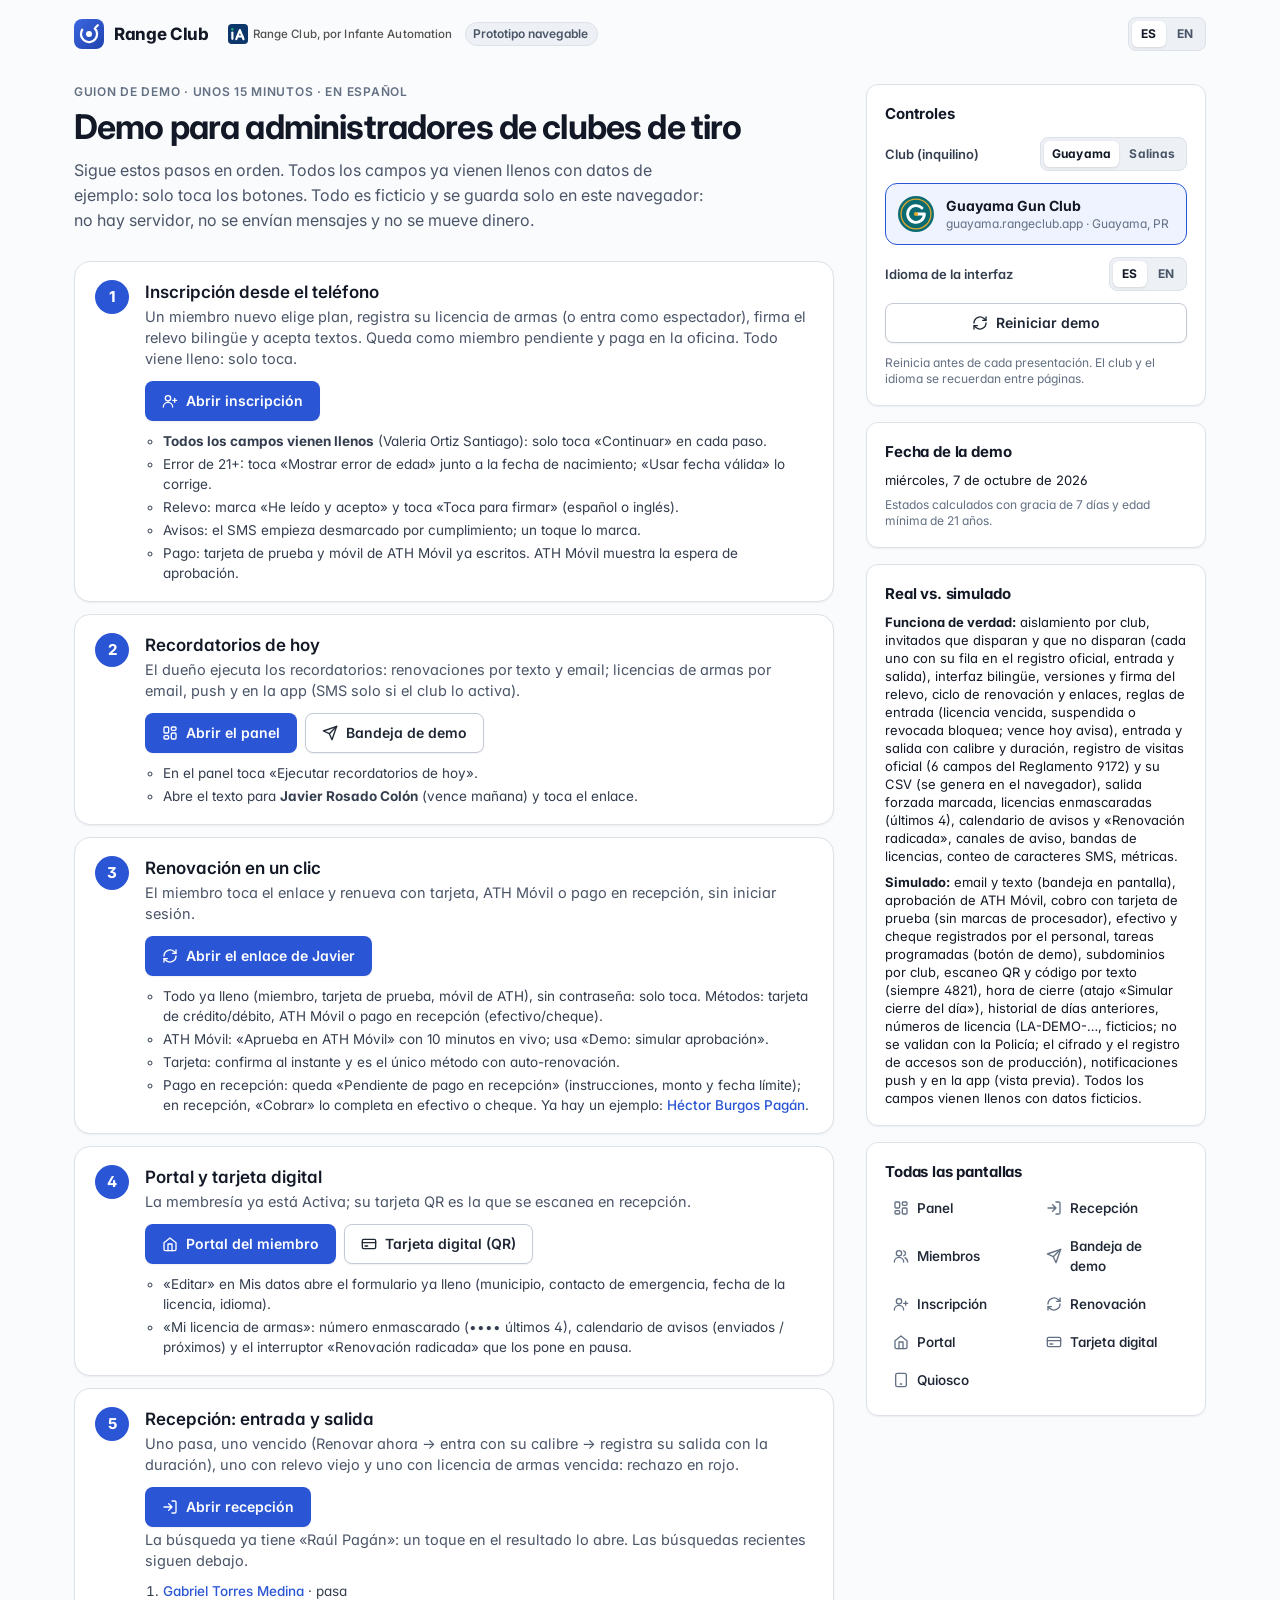
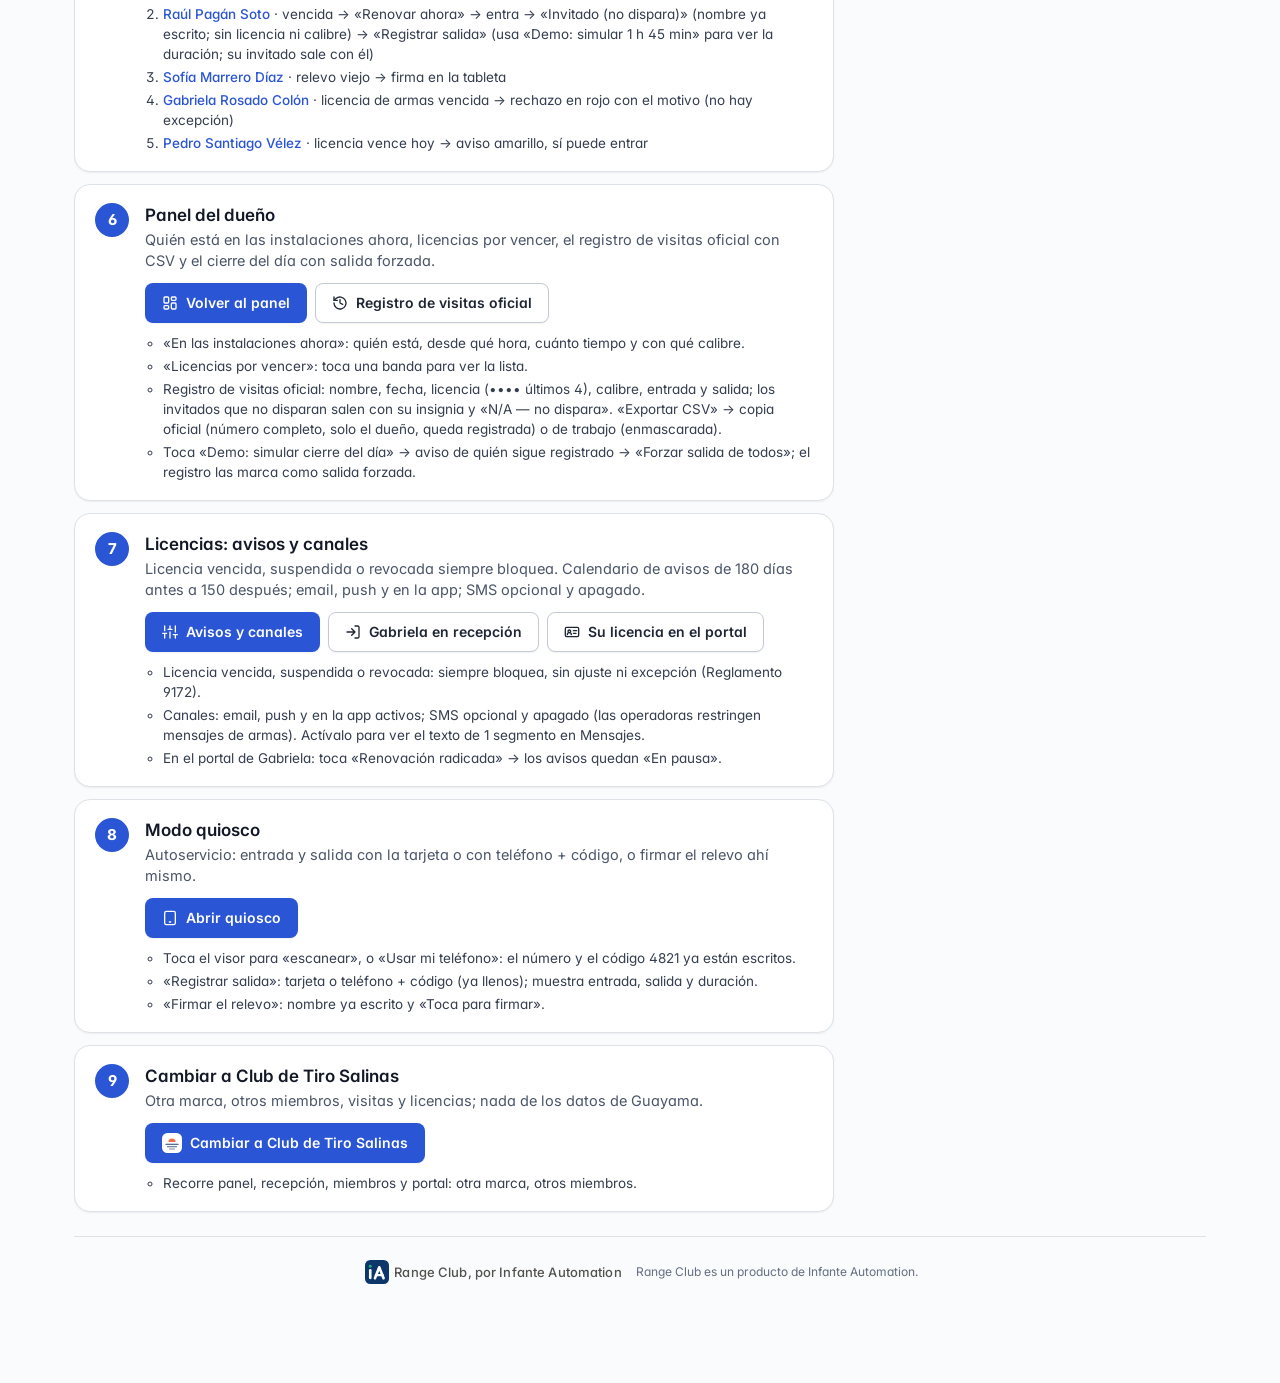
<file: index.html>
<!doctype html>
<html lang="es" data-tenant="guayama">
<head><meta name="robots" content="noindex, nofollow">
<meta charset="utf-8">
<meta name="viewport" content="width=device-width, initial-scale=1">
<title>Demo para presentar · Range Club</title>
<script src="js/boot.js"></script>
<link rel="stylesheet" href="css/rangeclub.css">
<link rel="stylesheet" href="css/pages.css">
<link rel="stylesheet" href="css/proto.css">
</head>
<body data-page="index" class="start">
<div id="root"></div>
<noscript><p style="padding:24px">Esta demo necesita JavaScript. · This demo needs JavaScript.</p></noscript>
<script src="js/icons.js"></script>
<script src="js/portrait.js"></script>
<script src="js/data.js"></script>
<script src="js/app.js"></script>
<script src="js/pages/index.js"></script>
</body>
</html>
</file>
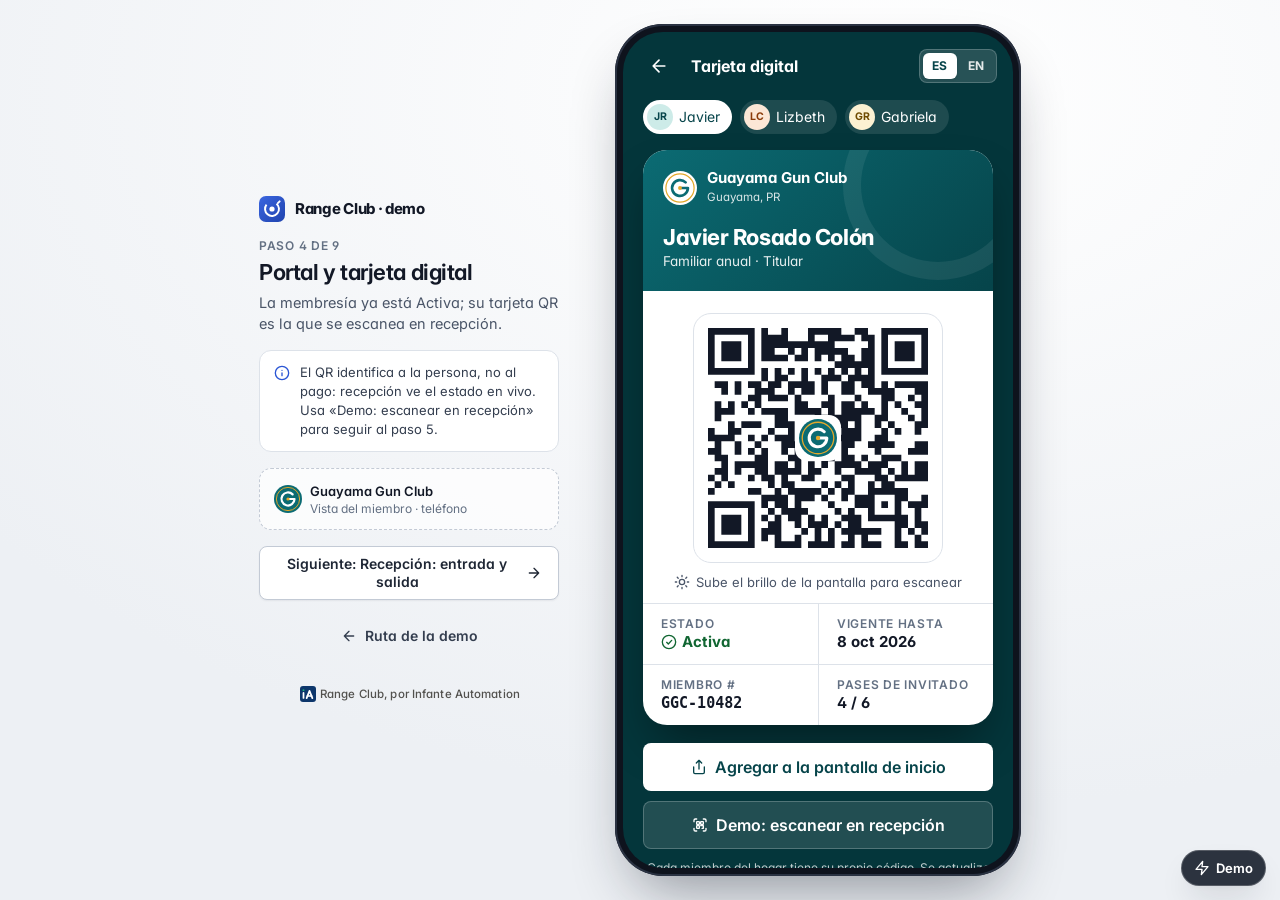
<file: card.html>
<!doctype html>
<html lang="es" data-tenant="guayama">
<head>
<meta name="robots" content="noindex, nofollow">
<meta charset="utf-8">
<meta name="viewport" content="width=device-width, initial-scale=1">
<title>Tarjeta digital · Range Club</title>
<script src="js/boot.js"></script>
<link rel="stylesheet" href="css/rangeclub.css">
<link rel="stylesheet" href="css/pages.css">
<link rel="stylesheet" href="css/proto.css">
</head>
<body data-page="card" class="m-body theme-tenant card-page">
<div id="root"></div>
<noscript><p style="padding:24px">Esta demo necesita JavaScript. · This demo needs JavaScript.</p></noscript>
<script src="js/icons.js"></script>
<script src="js/portrait.js"></script>
<script src="js/data.js"></script>
<script src="js/app.js"></script>
<script src="js/pages/card.js"></script>
</body>
</html>
</file>
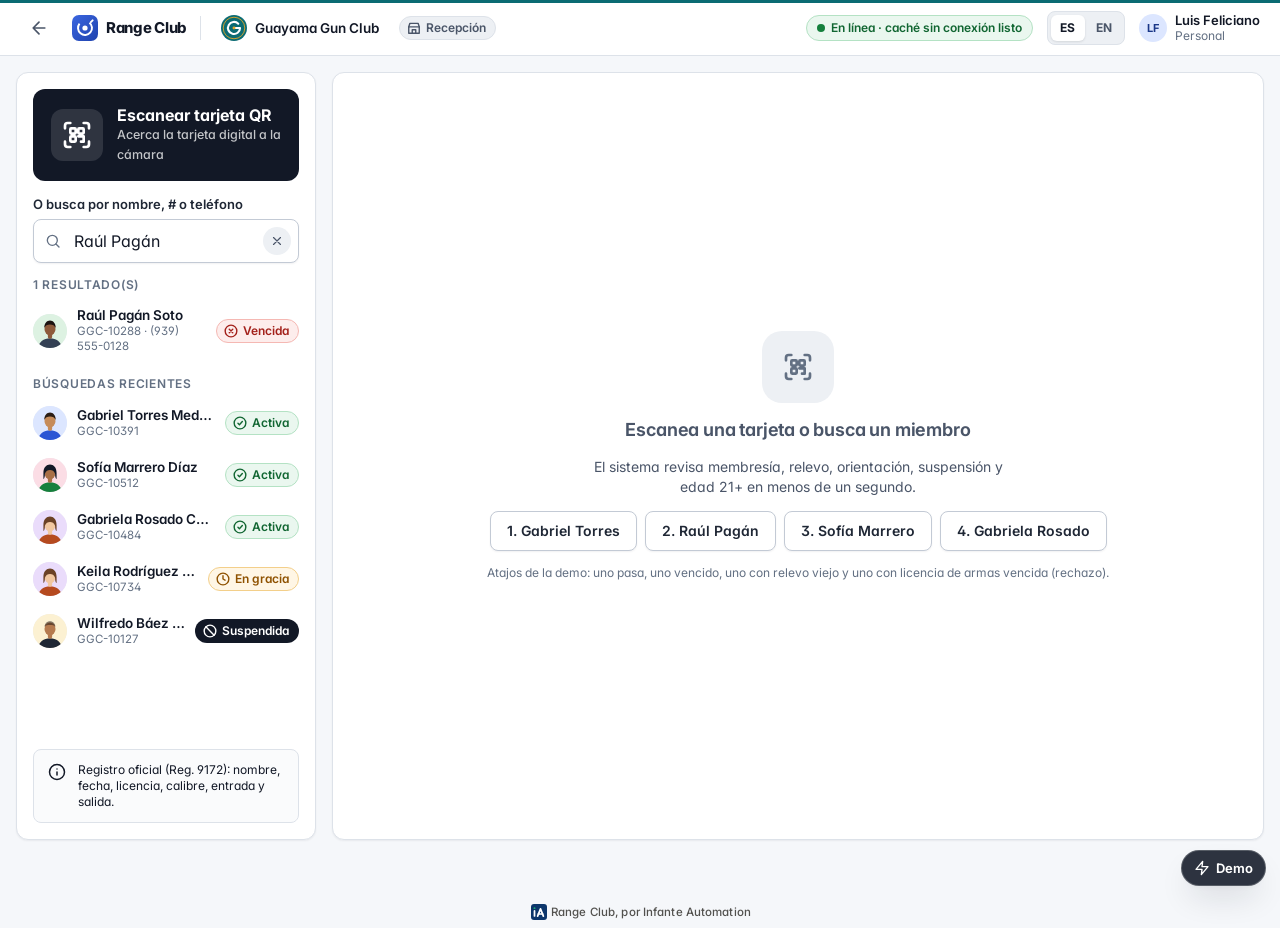
<file: checkin.html>
<!doctype html>
<html lang="es" data-tenant="guayama">
<head>
<meta name="robots" content="noindex, nofollow">
<meta charset="utf-8">
<meta name="viewport" content="width=device-width, initial-scale=1">
<title>Recepción · Range Club</title>
<script src="js/boot.js"></script>
<link rel="stylesheet" href="css/rangeclub.css">
<link rel="stylesheet" href="css/pages.css">
<link rel="stylesheet" href="css/proto.css">
</head>
<body data-page="checkin" class="">
<div id="root"></div>
<noscript><p style="padding:24px">Esta demo necesita JavaScript. · This demo needs JavaScript.</p></noscript>
<script src="js/icons.js"></script>
<script src="js/portrait.js"></script>
<script src="js/data.js"></script>
<script src="js/app.js"></script>
<script src="js/pages/checkin.js"></script>
</body>
</html>
</file>
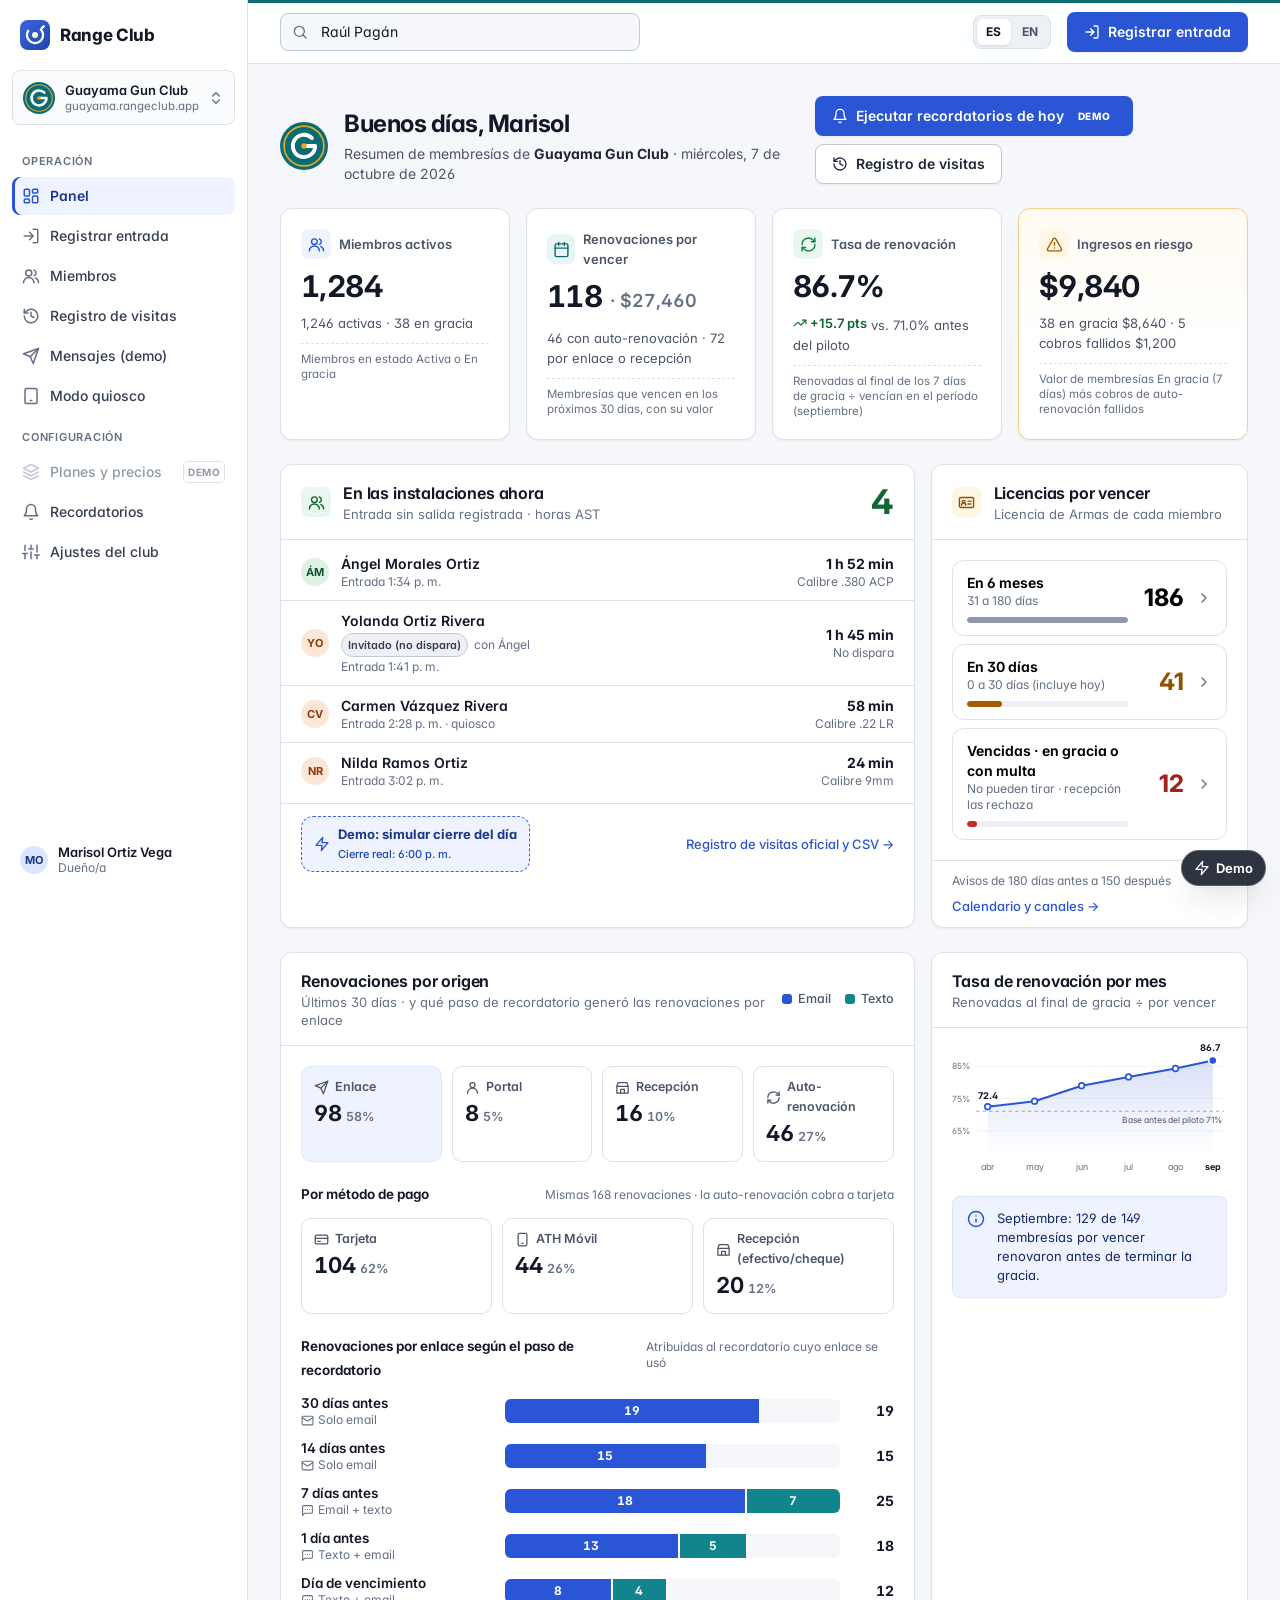
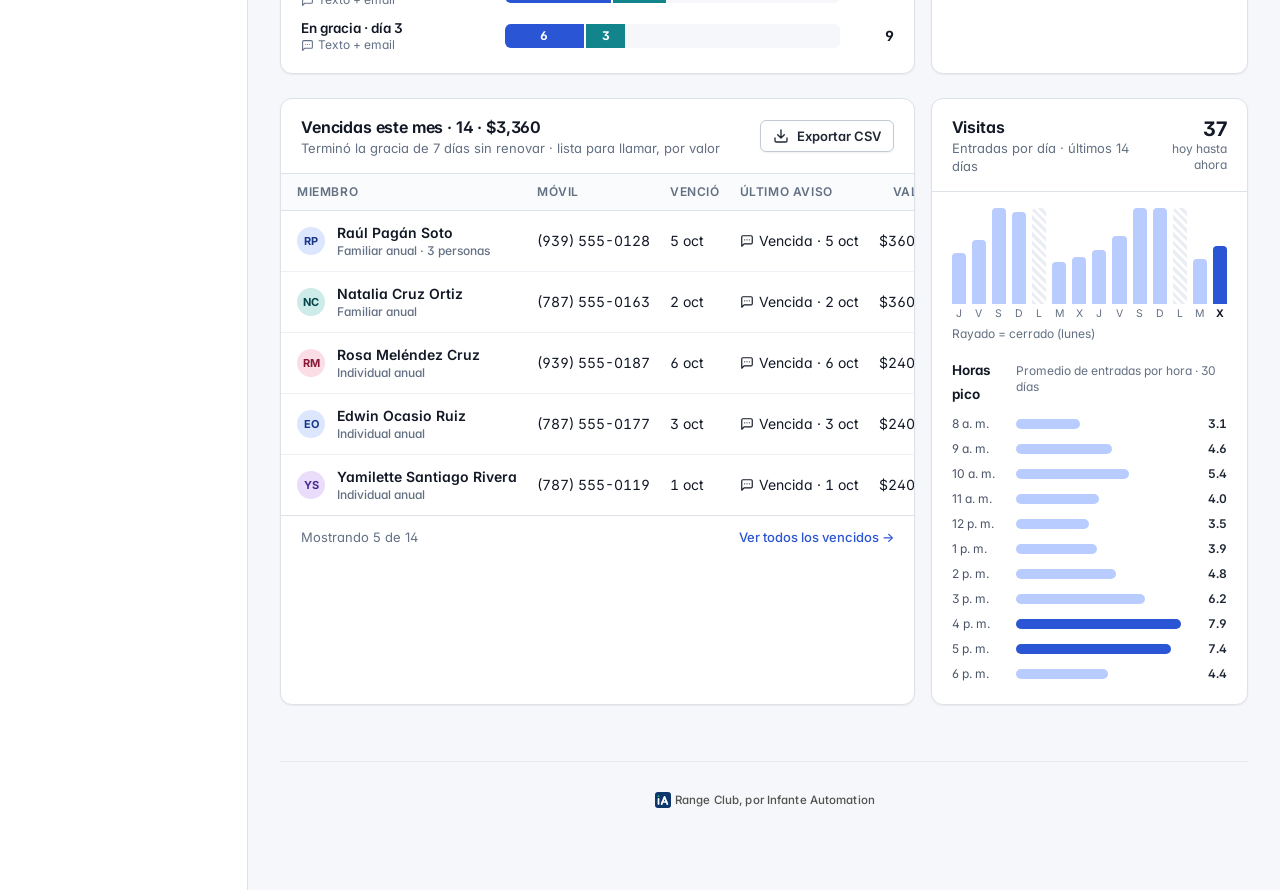
<file: dashboard.html>
<!doctype html>
<html lang="es" data-tenant="guayama">
<head>
<meta name="robots" content="noindex, nofollow">
<meta charset="utf-8">
<meta name="viewport" content="width=device-width, initial-scale=1">
<title>Panel del dueño · Range Club</title>
<script src="js/boot.js"></script>
<link rel="stylesheet" href="css/rangeclub.css">
<link rel="stylesheet" href="css/pages.css">
<link rel="stylesheet" href="css/proto.css">
</head>
<body data-page="dashboard" class="">
<div id="root"></div>
<noscript><p style="padding:24px">Esta demo necesita JavaScript. · This demo needs JavaScript.</p></noscript>
<script src="js/icons.js"></script>
<script src="js/portrait.js"></script>
<script src="js/data.js"></script>
<script src="js/app.js"></script>
<script src="js/pages/dashboard.js"></script>
</body>
</html>
</file>
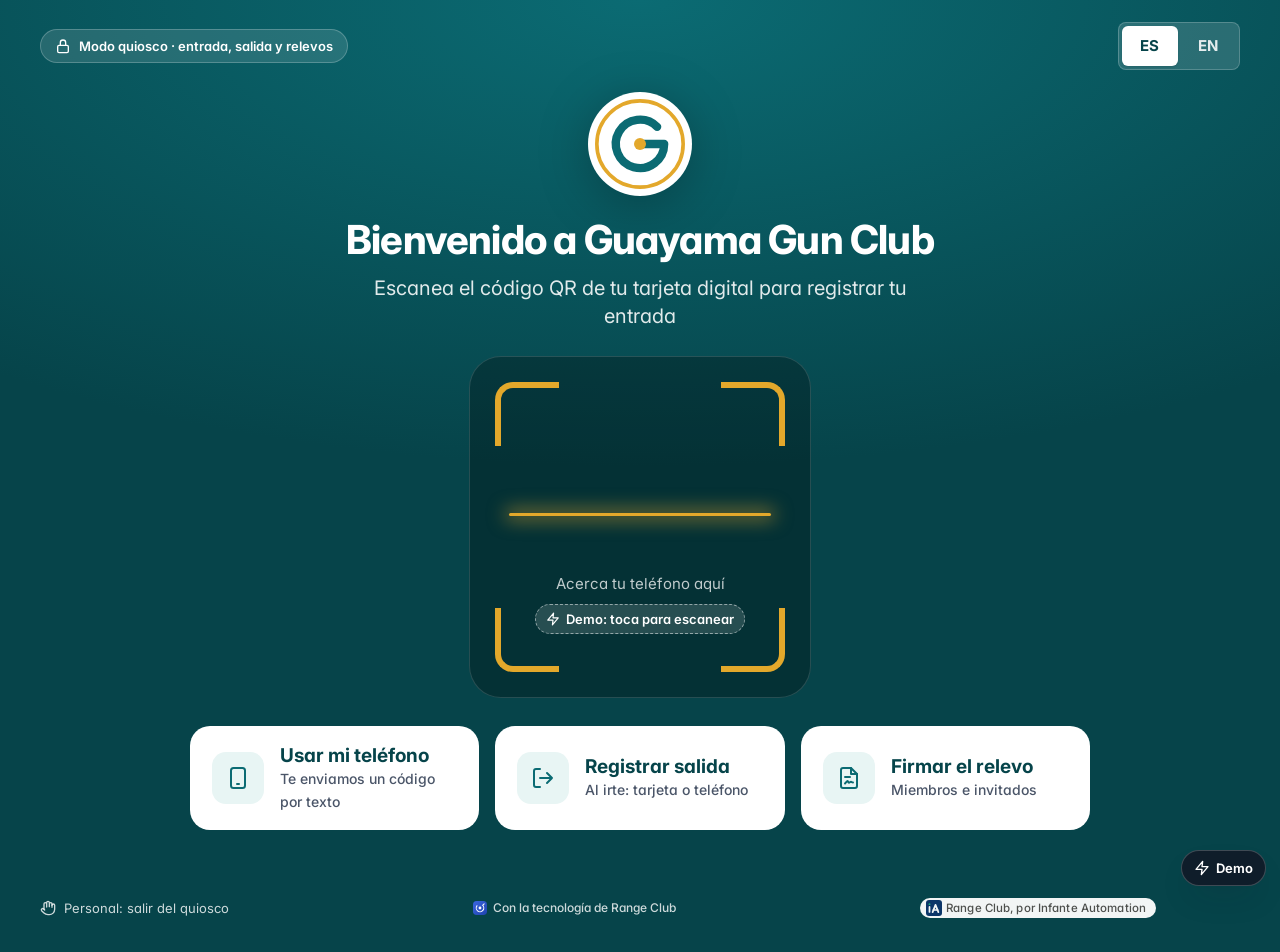
<file: kiosk.html>
<!doctype html>
<html lang="es" data-tenant="guayama">
<head>
<meta name="robots" content="noindex, nofollow">
<meta charset="utf-8">
<meta name="viewport" content="width=device-width, initial-scale=1">
<title>Quiosco · Range Club</title>
<script src="js/boot.js"></script>
<link rel="stylesheet" href="css/rangeclub.css">
<link rel="stylesheet" href="css/pages.css">
<link rel="stylesheet" href="css/proto.css">
</head>
<body data-page="kiosk" class="theme-tenant">
<div id="root"></div>
<noscript><p style="padding:24px">Esta demo necesita JavaScript. · This demo needs JavaScript.</p></noscript>
<script src="js/icons.js"></script>
<script src="js/portrait.js"></script>
<script src="js/data.js"></script>
<script src="js/app.js"></script>
<script src="js/pages/kiosk.js"></script>
</body>
</html>
</file>
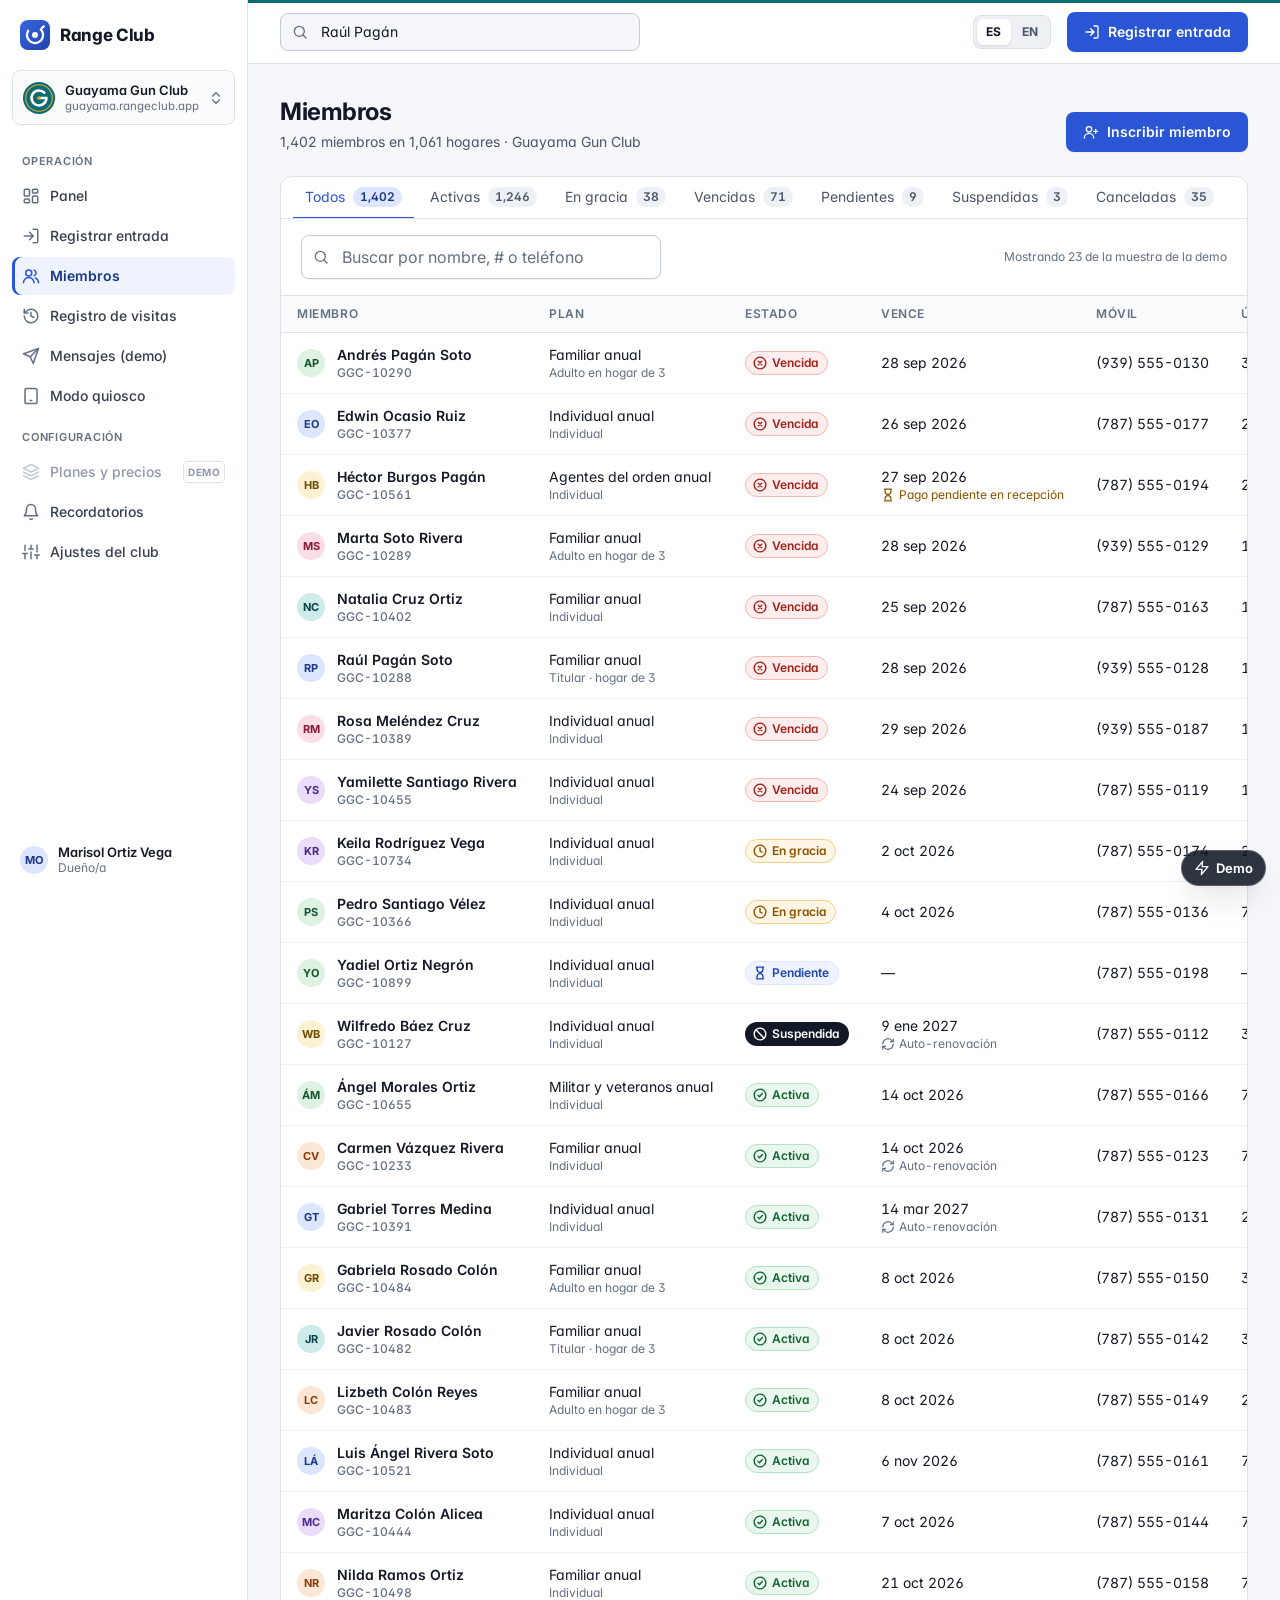
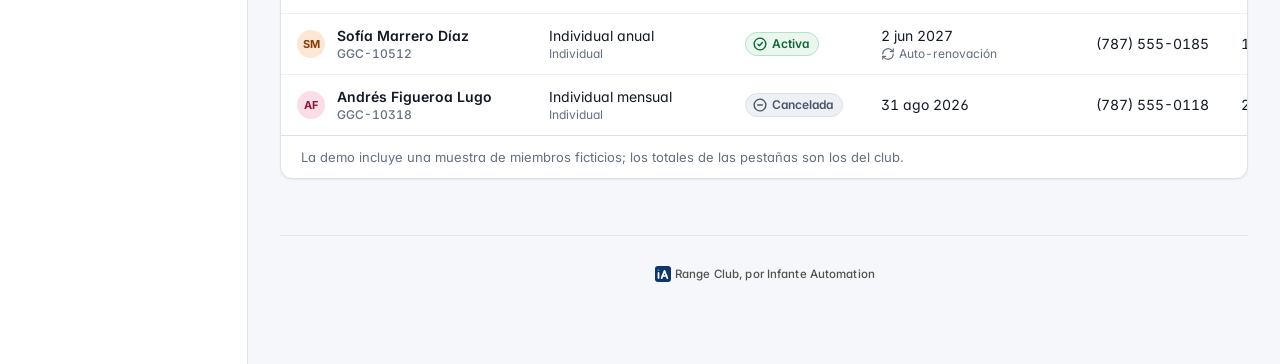
<file: members.html>
<!doctype html>
<html lang="es" data-tenant="guayama">
<head>
<meta name="robots" content="noindex, nofollow">
<meta charset="utf-8">
<meta name="viewport" content="width=device-width, initial-scale=1">
<title>Miembros · Range Club</title>
<script src="js/boot.js"></script>
<link rel="stylesheet" href="css/rangeclub.css">
<link rel="stylesheet" href="css/pages.css">
<link rel="stylesheet" href="css/proto.css">
</head>
<body data-page="members" class="">
<div id="root"></div>
<noscript><p style="padding:24px">Esta demo necesita JavaScript. · This demo needs JavaScript.</p></noscript>
<script src="js/icons.js"></script>
<script src="js/portrait.js"></script>
<script src="js/data.js"></script>
<script src="js/app.js"></script>
<script src="js/pages/members.js"></script>
</body>
</html>
</file>
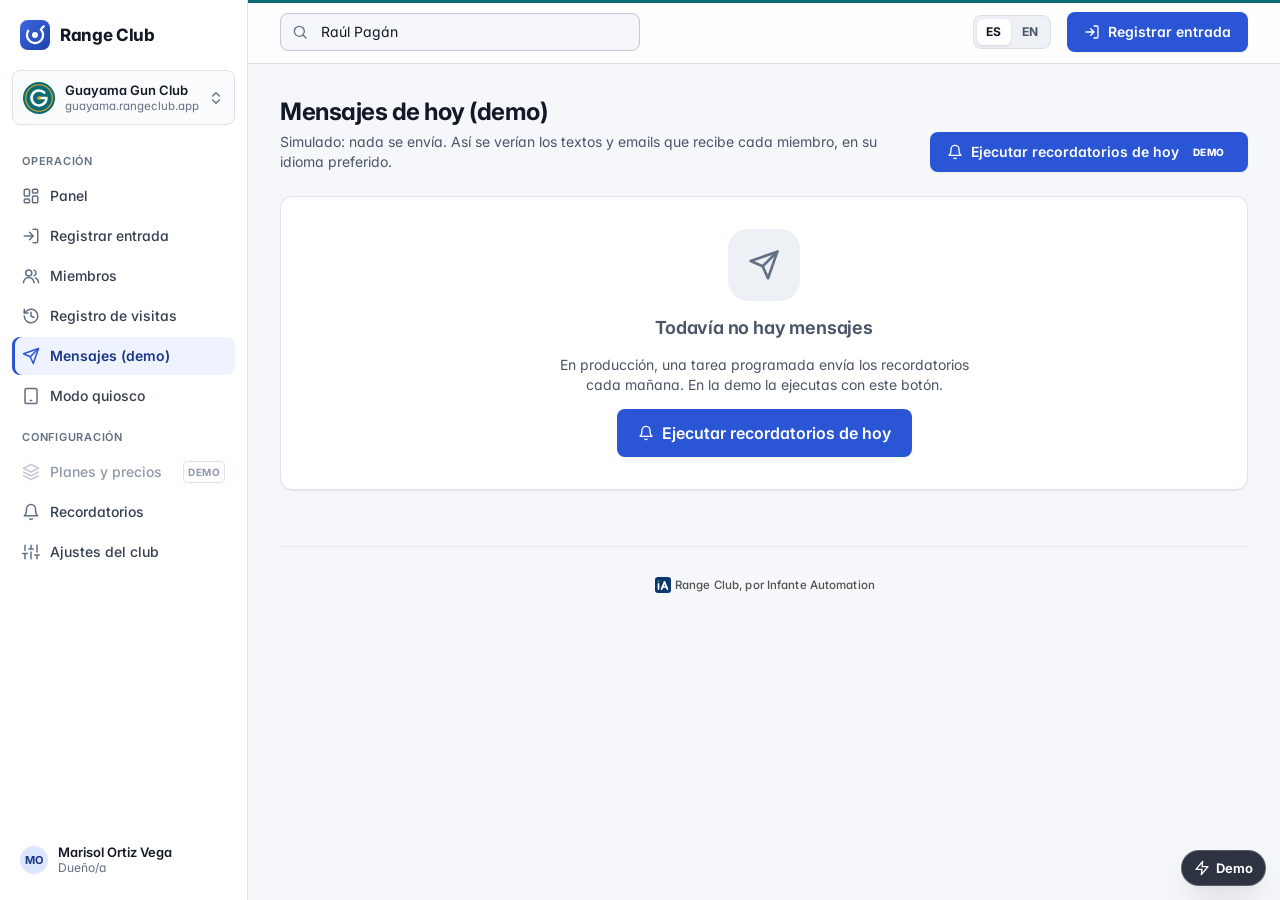
<file: outbox.html>
<!doctype html>
<html lang="es" data-tenant="guayama">
<head>
<meta name="robots" content="noindex, nofollow">
<meta charset="utf-8">
<meta name="viewport" content="width=device-width, initial-scale=1">
<title>Mensajes de demo · Range Club</title>
<script src="js/boot.js"></script>
<link rel="stylesheet" href="css/rangeclub.css">
<link rel="stylesheet" href="css/pages.css">
<link rel="stylesheet" href="css/proto.css">
</head>
<body data-page="outbox" class="">
<div id="root"></div>
<noscript><p style="padding:24px">Esta demo necesita JavaScript. · This demo needs JavaScript.</p></noscript>
<script src="js/icons.js"></script>
<script src="js/portrait.js"></script>
<script src="js/data.js"></script>
<script src="js/app.js"></script>
<script src="js/pages/outbox.js"></script>
</body>
</html>
</file>
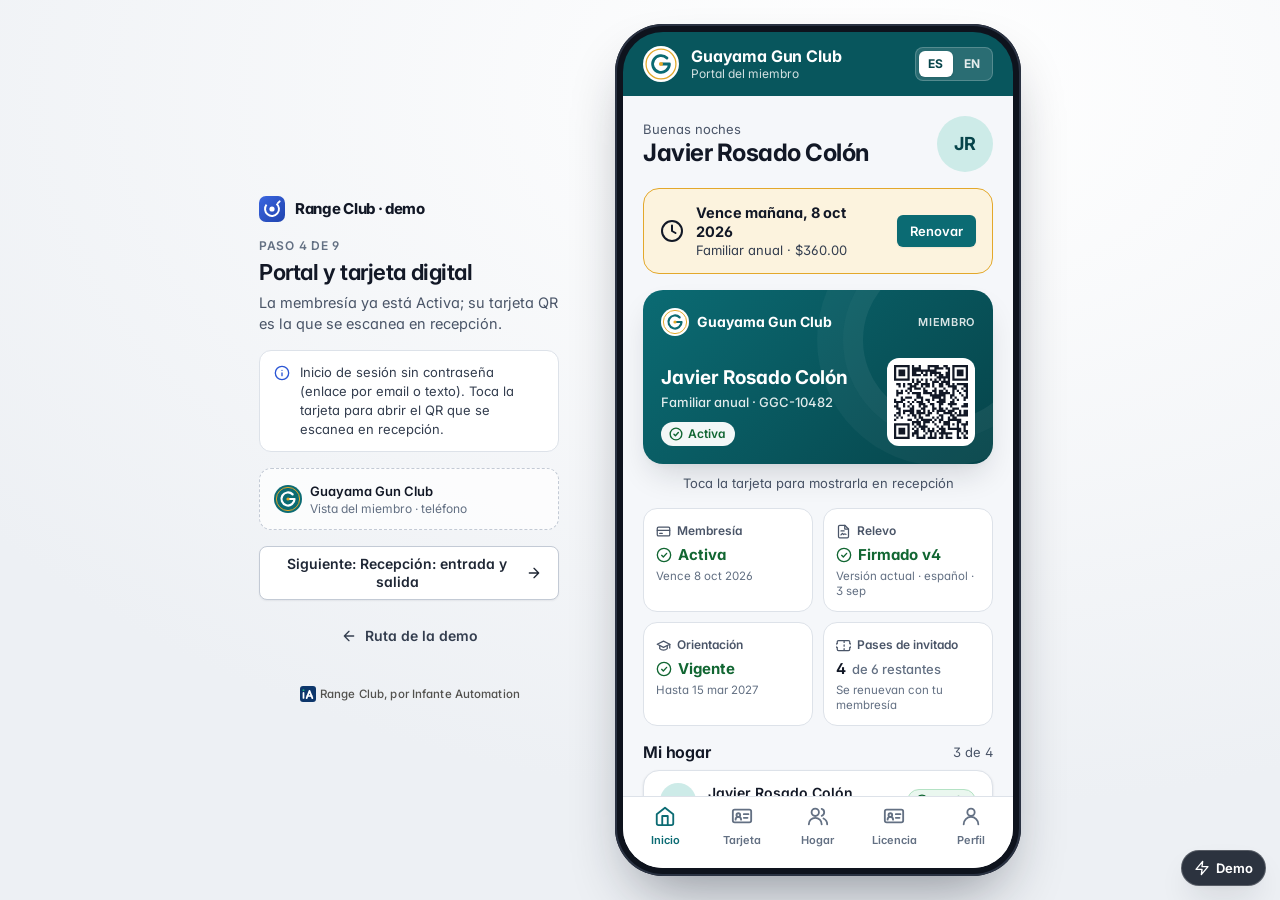
<file: portal.html>
<!doctype html>
<html lang="es" data-tenant="guayama">
<head>
<meta name="robots" content="noindex, nofollow">
<meta charset="utf-8">
<meta name="viewport" content="width=device-width, initial-scale=1">
<title>Mi membresía · Range Club</title>
<script src="js/boot.js"></script>
<link rel="stylesheet" href="css/rangeclub.css">
<link rel="stylesheet" href="css/pages.css">
<link rel="stylesheet" href="css/proto.css">
</head>
<body data-page="portal" class="m-body theme-tenant">
<div id="root"></div>
<noscript><p style="padding:24px">Esta demo necesita JavaScript. · This demo needs JavaScript.</p></noscript>
<script src="js/icons.js"></script>
<script src="js/portrait.js"></script>
<script src="js/data.js"></script>
<script src="js/app.js"></script>
<script src="js/pages/portal.js"></script>
</body>
</html>
</file>
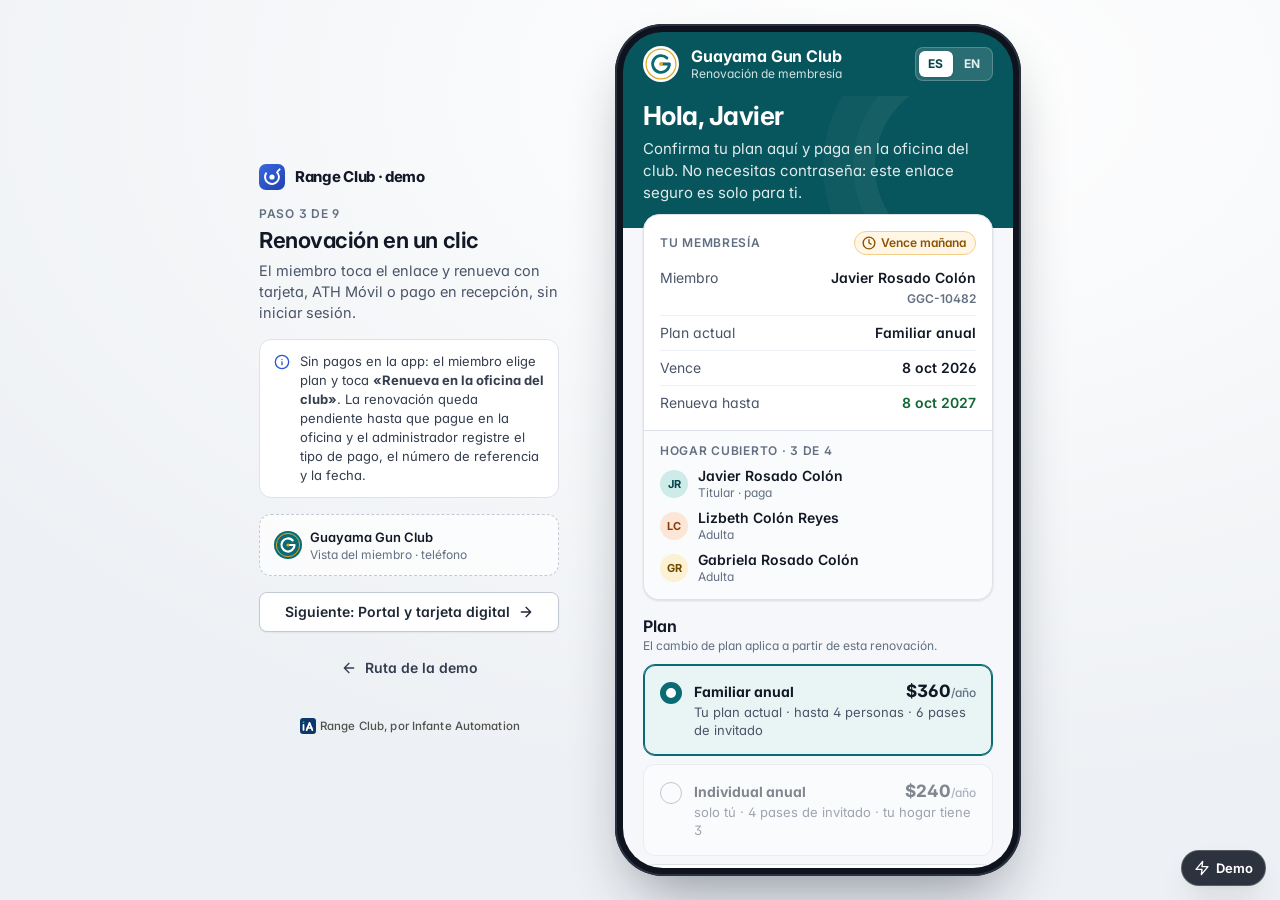
<file: renew.html>
<!doctype html>
<html lang="es" data-tenant="guayama">
<head>
<meta name="robots" content="noindex, nofollow">
<meta charset="utf-8">
<meta name="viewport" content="width=device-width, initial-scale=1">
<title>Renueva tu membresía · Range Club</title>
<script src="js/boot.js"></script>
<link rel="stylesheet" href="css/rangeclub.css">
<link rel="stylesheet" href="css/pages.css">
<link rel="stylesheet" href="css/proto.css">
</head>
<body data-page="renew" class="m-body theme-tenant">
<div id="root"></div>
<noscript><p style="padding:24px">Esta demo necesita JavaScript. · This demo needs JavaScript.</p></noscript>
<script src="js/icons.js"></script>
<script src="js/portrait.js"></script>
<script src="js/data.js"></script>
<script src="js/app.js"></script>
<script src="js/pages/renew.js"></script>
</body>
</html>
</file>
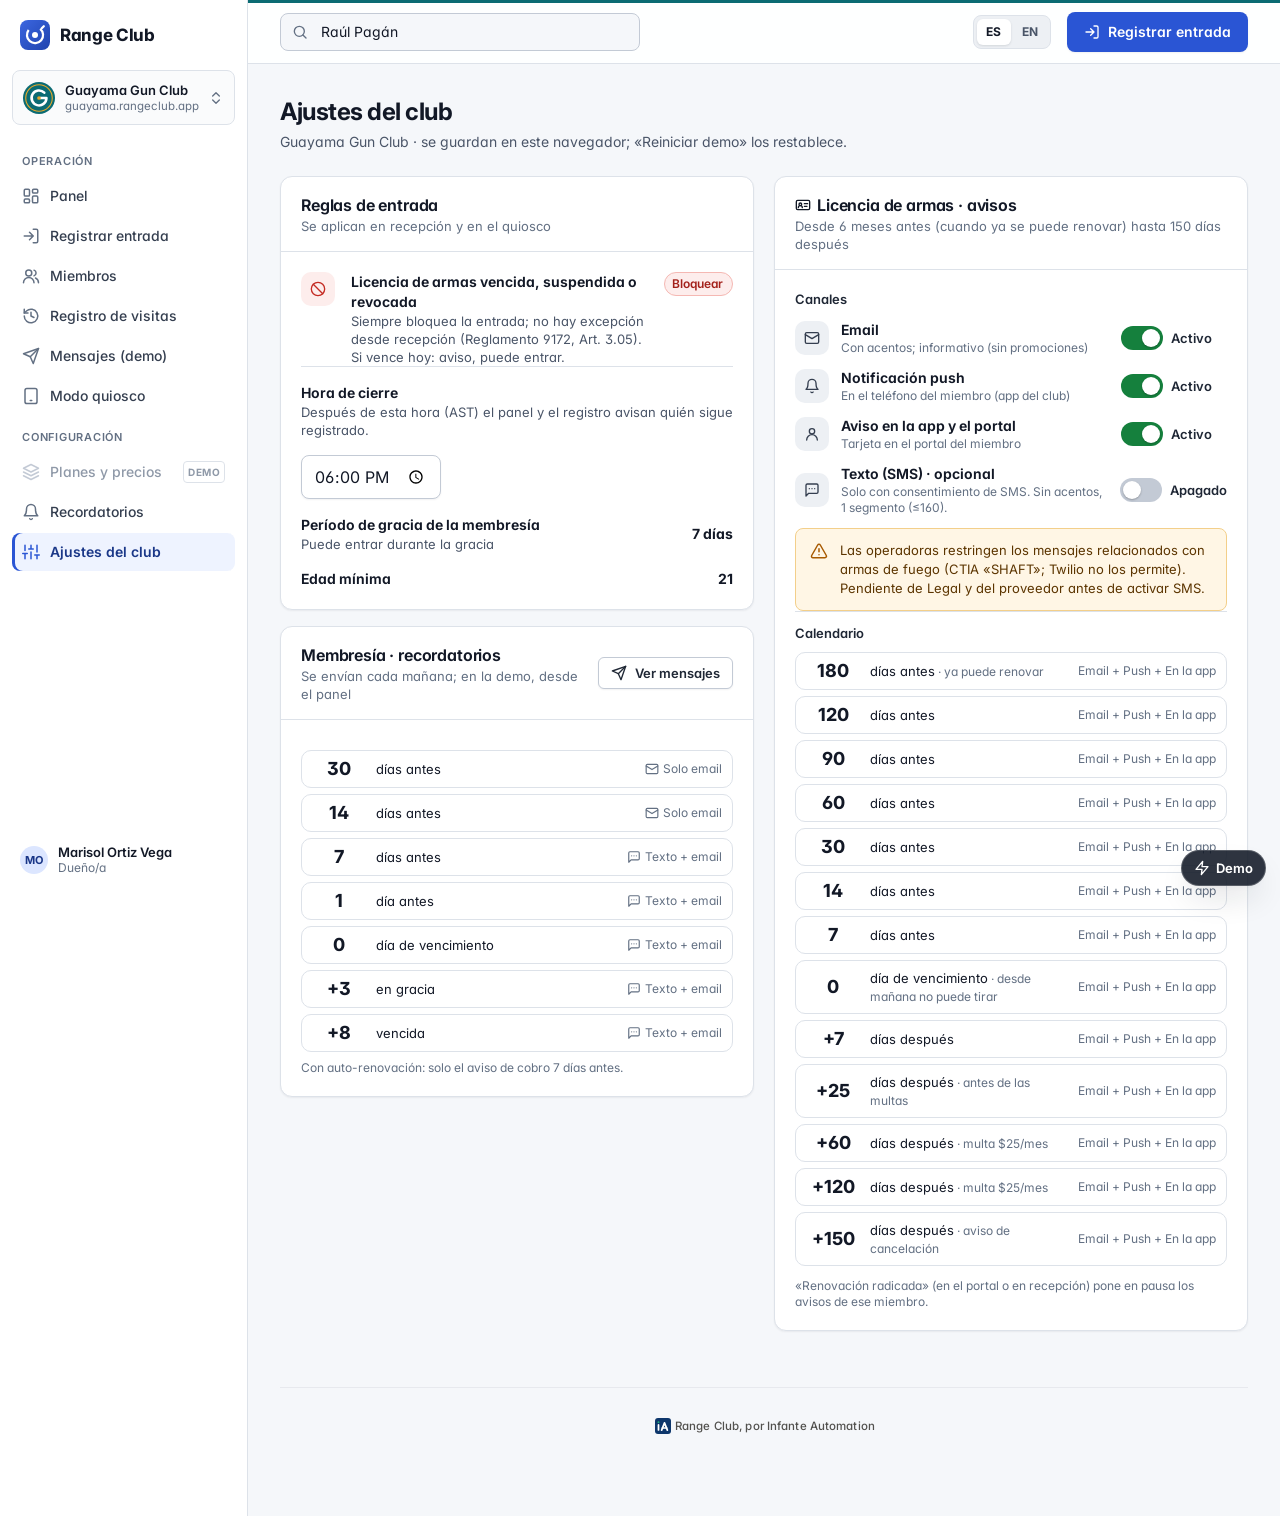
<file: settings.html>
<!doctype html>
<html lang="es" data-tenant="guayama">
<head>
<meta name="robots" content="noindex, nofollow">
<meta charset="utf-8">
<meta name="viewport" content="width=device-width, initial-scale=1">
<title>Ajustes del club · Range Club</title>
<script src="js/boot.js"></script>
<link rel="stylesheet" href="css/rangeclub.css">
<link rel="stylesheet" href="css/pages.css">
<link rel="stylesheet" href="css/proto.css">
</head>
<body data-page="settings" class="">
<div id="root"></div>
<noscript><p style="padding:24px">Esta demo necesita JavaScript. · This demo needs JavaScript.</p></noscript>
<script src="js/icons.js"></script>
<script src="js/portrait.js"></script>
<script src="js/data.js"></script>
<script src="js/app.js"></script>
<script src="js/pages/settings.js"></script>
</body>
</html>
</file>
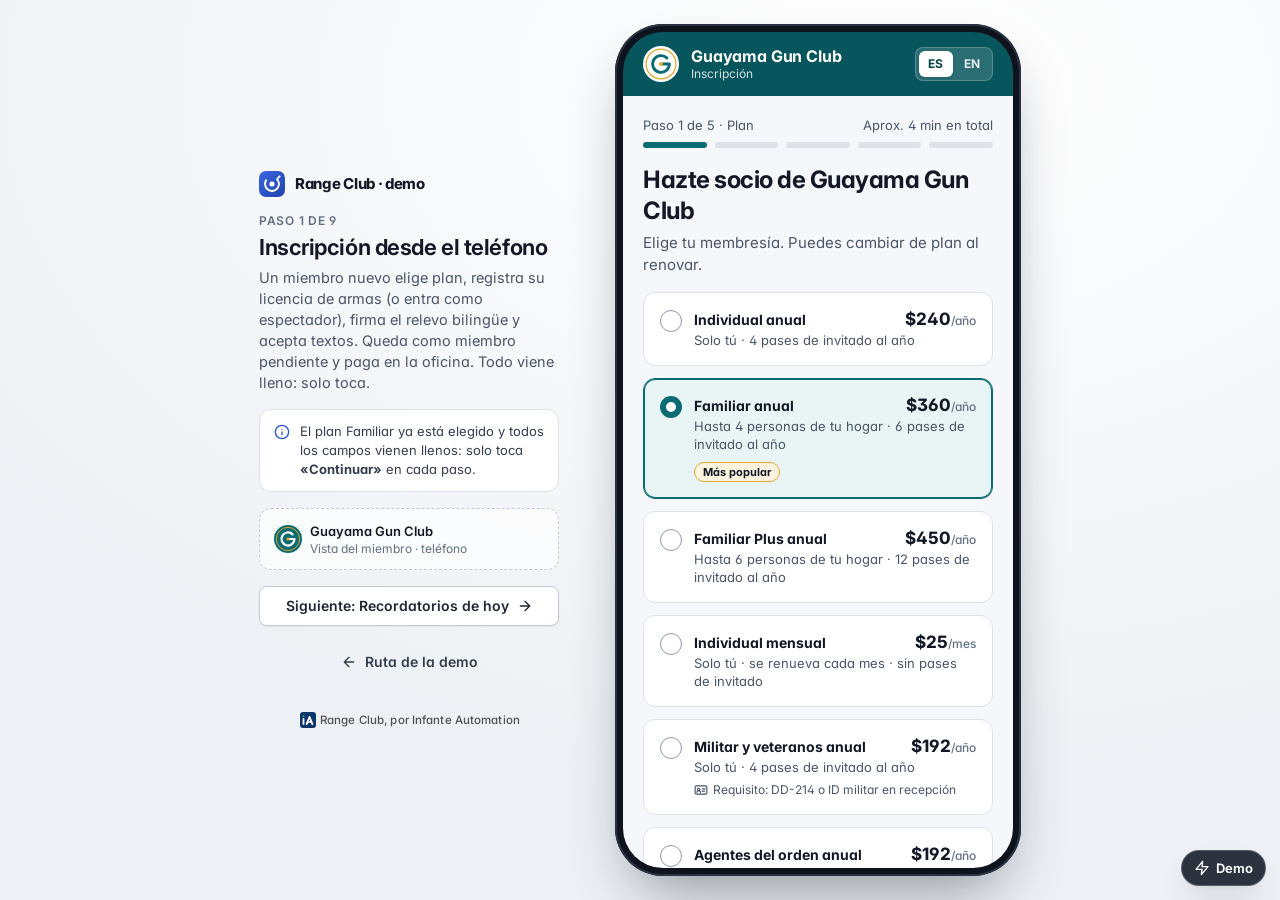
<file: signup.html>
<!doctype html>
<html lang="es" data-tenant="guayama">
<head>
<meta name="robots" content="noindex, nofollow">
<meta charset="utf-8">
<meta name="viewport" content="width=device-width, initial-scale=1">
<title>Inscríbete · Range Club</title>
<script src="js/boot.js"></script>
<link rel="stylesheet" href="css/rangeclub.css">
<link rel="stylesheet" href="css/pages.css">
<link rel="stylesheet" href="css/proto.css">
</head>
<body data-page="signup" class="m-body theme-tenant">
<div id="root"></div>
<noscript><p style="padding:24px">Esta demo necesita JavaScript. · This demo needs JavaScript.</p></noscript>
<script src="js/icons.js"></script>
<script src="js/portrait.js"></script>
<script src="js/data.js"></script>
<script src="js/app.js"></script>
<script src="js/pages/signup.js"></script>
</body>
</html>
</file>
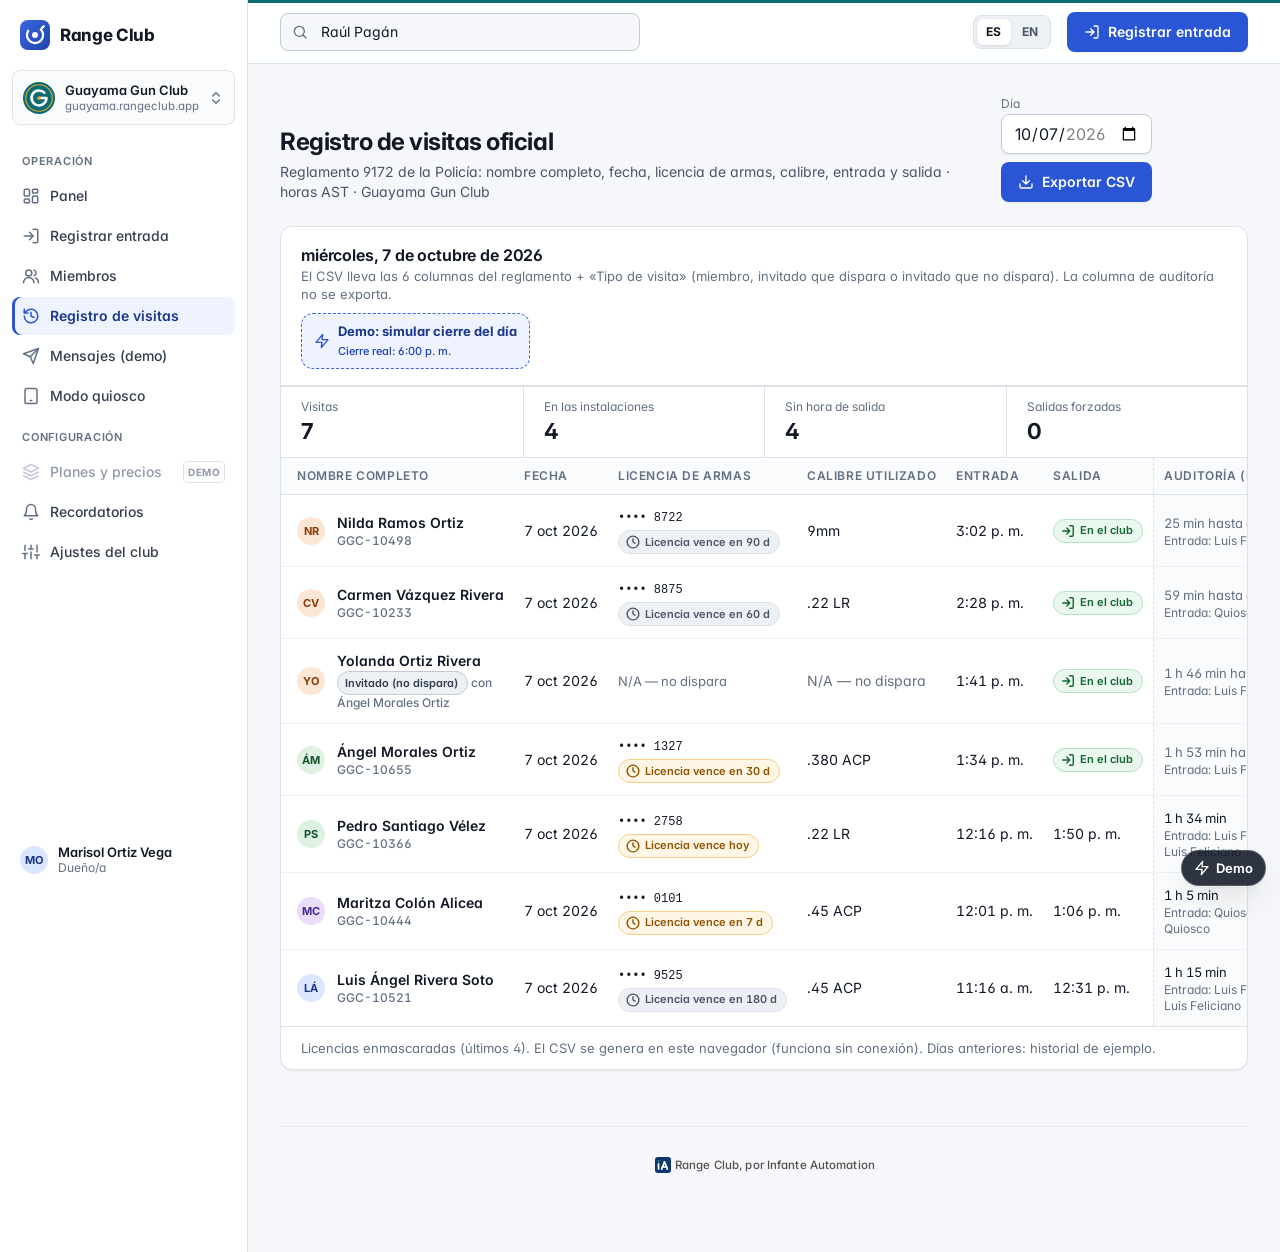
<file: visits.html>
<!doctype html>
<html lang="es" data-tenant="guayama">
<head>
<meta name="robots" content="noindex, nofollow">
<meta charset="utf-8">
<meta name="viewport" content="width=device-width, initial-scale=1">
<title>Registro de visitas · Range Club</title>
<script src="js/boot.js"></script>
<link rel="stylesheet" href="css/rangeclub.css">
<link rel="stylesheet" href="css/pages.css">
<link rel="stylesheet" href="css/proto.css">
</head>
<body data-page="visits" class="">
<div id="root"></div>
<noscript><p style="padding:24px">Esta demo necesita JavaScript. · This demo needs JavaScript.</p></noscript>
<script src="js/icons.js"></script>
<script src="js/portrait.js"></script>
<script src="js/data.js"></script>
<script src="js/app.js"></script>
<script src="js/pages/visits.js"></script>
</body>
</html>
</file>
<file: css/rangeclub.css>
/* =========================================================================
   Range Club — Design tokens + core components
   Shared by every screen in this prototype. Tenant branding (Guayama Gun Club)
   is applied through the --tenant-* tokens.
   ========================================================================= */

@font-face {
  font-family: "Inter";
  src: url("../fonts/Inter-Variable.ttf") format("truetype");
  font-weight: 100 900;
  font-style: normal;
  font-display: swap;
}

:root {
  /* ---- Neutrals (cool slate) ---- */
  --n-0: #FFFFFF;
  --n-25: #FAFBFC;
  --n-50: #F5F7FA;
  --n-100: #EDF0F4;
  --n-200: #DDE2E9;
  --n-300: #C3CAD5;
  --n-400: #8F99A8;   /* icons, disabled, borders on dark — not for body text */
  --n-500: #637083;   /* secondary text (5.0:1 on white) */
  --n-600: #4A5568;   /* muted text (7.5:1) */
  --n-700: #343E4F;
  --n-800: #1F2735;
  --n-900: #121826;   /* primary text (17.7:1) */

  /* ---- Range Club product blue (staff chrome, primary actions) ---- */
  --rc-50: #EEF3FF;
  --rc-100: #DCE6FF;
  --rc-200: #B9CCFF;
  --rc-500: #3B66E0;
  --rc-600: #2A55D4;  /* white text 6.3:1 */
  --rc-700: #2045B4;
  --rc-800: #1A3788;
  --rc-900: #142A66;

  /* ---- Tenant: Guayama Gun Club (Caribbean teal + gold) ---- */
  --tenant-50: #E8F5F4;
  --tenant-100: #CDEBE8;
  --tenant-200: #9DD6D0;
  --tenant-500: #12858C;
  --tenant-600: #0B6B73; /* white text 6.2:1 */
  --tenant-700: #08565D; /* white text 8.4:1 */
  --tenant-800: #06444A;
  --tenant-900: #04363B;
  --tenant-gold: #E3A82B;     /* decorative only; dark text on gold 8.4:1 */
  --tenant-gold-50: #FCF3DE;

  /* ---- Status semantics ---- */
  --ok-50: #EAF7EF;  --ok-200: #B4E2C4;  --ok-600: #15803D; --ok-700: #116632;
  --warn-50: #FFF6E5; --warn-200: #F3CF8A; --warn-500: #E59A0B; --warn-600: #A85A00; --warn-700: #8F5200;
  --bad-50: #FDEDEC; --bad-200: #F5B8B3; --bad-600: #C42B23; --bad-700: #A3211B;
  --req-50: #F2EEFE; --req-200: #CEC2FA; --req-600: #6440D6; --req-700: #5233B5;
  --ban-50: #EDEFF3; --ban-200: #C3CAD5; --ban-600: #121826; --ban-700: #121826;
  --info-50: var(--rc-50); --info-600: var(--rc-600);

  /* ---- Typography ---- */
  --font-sans: "Inter", -apple-system, BlinkMacSystemFont, "Segoe UI", Roboto, "Helvetica Neue", Arial, sans-serif;
  --font-mono: ui-monospace, "SF Mono", "JetBrains Mono", Menlo, Consolas, monospace;
  --fs-xs: 12px;   --lh-xs: 16px;
  --fs-sm: 13px;   --lh-sm: 18px;
  --fs-md: 14px;   --lh-md: 20px;
  --fs-base: 16px; --lh-base: 24px;
  --fs-lg: 18px;   --lh-lg: 26px;
  --fs-xl: 20px;   --lh-xl: 28px;
  --fs-2xl: 24px;  --lh-2xl: 32px;
  --fs-3xl: 30px;  --lh-3xl: 38px;
  --fs-4xl: 36px;  --lh-4xl: 44px;
  --fs-5xl: 44px;  --lh-5xl: 52px;

  /* ---- Spacing (4px base) ---- */
  --s-1: 4px; --s-2: 8px; --s-3: 12px; --s-4: 16px; --s-5: 20px; --s-6: 24px;
  --s-8: 32px; --s-10: 40px; --s-12: 48px; --s-16: 64px;

  /* ---- Radius ---- */
  --r-sm: 6px; --r-md: 8px; --r-lg: 12px; --r-xl: 16px; --r-2xl: 20px; --r-pill: 999px;

  /* ---- Elevation ---- */
  --sh-xs: 0 1px 2px rgba(18, 24, 38, .06);
  --sh-sm: 0 1px 3px rgba(18, 24, 38, .08), 0 1px 2px rgba(18, 24, 38, .04);
  --sh-md: 0 4px 12px -2px rgba(18, 24, 38, .08), 0 2px 4px -2px rgba(18, 24, 38, .05);
  --sh-lg: 0 16px 32px -8px rgba(18, 24, 38, .16), 0 4px 8px -4px rgba(18, 24, 38, .06);
  --ring: 0 0 0 3px rgba(42, 85, 212, .28);
  --ring-tenant: 0 0 0 3px rgba(11, 107, 115, .28);

  /* ---- Semantic aliases ---- */
  --bg: var(--n-50);
  --surface: var(--n-0);
  --border: var(--n-200);
  --border-strong: var(--n-300);
  --text: var(--n-900);
  --text-2: var(--n-600);
  --text-3: var(--n-500);
  --primary: var(--rc-600);
  --primary-hover: var(--rc-700);
  --primary-soft: var(--rc-50);
}

/* ---- Tenant theming --------------------------------------------------
   Each range is a tenant. <html data-tenant="…"> swaps the --tenant-* tokens;
   components never hard-code a tenant colour. Guayama is the default above. */
[data-tenant="salinas"] {
  --tenant-50: #EDF2FA;
  --tenant-100: #D6E1F2;
  --tenant-200: #ADC3E5;
  --tenant-500: #2F5A9A;
  --tenant-600: #213F73; /* white text 10.3:1 */
  --tenant-700: #1A3360; /* white text 12.4:1 */
  --tenant-800: #142850;
  --tenant-900: #0F1F3F;
  --tenant-gold: #F26B4F;    /* Salinas coral, decorative only */
  --tenant-gold-50: #FDEDE9;
  --ring-tenant: 0 0 0 3px rgba(33, 63, 115, .3);
}

/* Member-facing pages swap the primary to the tenant accent */
.theme-tenant {
  --primary: var(--tenant-600);
  --primary-hover: var(--tenant-700);
  --primary-soft: var(--tenant-50);
  --ring: var(--ring-tenant);
}

/* ---------------------------------------------------------------- base */
*, *::before, *::after { box-sizing: border-box; }
html, body { margin: 0; padding: 0; }
body {
  font-family: var(--font-sans);
  font-size: var(--fs-md);
  line-height: var(--lh-md);
  color: var(--text);
  background: var(--bg);
  -webkit-font-smoothing: antialiased;
  font-feature-settings: "cv11", "ss01";
  text-rendering: optimizeLegibility;
}
h1, h2, h3, h4, p { margin: 0; }
h1 { font-size: var(--fs-2xl); line-height: var(--lh-2xl); font-weight: 700; letter-spacing: -0.02em; }
h2 { font-size: var(--fs-lg); line-height: var(--lh-lg); font-weight: 650; letter-spacing: -0.01em; }
h3 { font-size: var(--fs-base); line-height: var(--lh-base); font-weight: 600; }
a { color: var(--primary); text-decoration: none; font-weight: 500; }
a:hover { text-decoration: underline; }
.num, table { font-variant-numeric: tabular-nums; }
.muted { color: var(--text-2); }
.subtle { color: var(--text-3); }
.small { font-size: var(--fs-sm); line-height: var(--lh-sm); }
.xs { font-size: var(--fs-xs); line-height: var(--lh-xs); }
.mono { font-family: var(--font-mono); font-size: .92em; }
.eyebrow { font-size: var(--fs-xs); line-height: var(--lh-xs); font-weight: 600; letter-spacing: .06em; text-transform: uppercase; color: var(--text-3); }
.sr-only { position: absolute; width: 1px; height: 1px; overflow: hidden; clip: rect(0 0 0 0); white-space: nowrap; }

.row { display: flex; align-items: center; gap: var(--s-2); }
.row-3 { display: flex; align-items: center; gap: var(--s-3); }
.row-4 { display: flex; align-items: center; gap: var(--s-4); }
.between { justify-content: space-between; }
.stack-1 > * + * { margin-top: var(--s-1); }
.stack-2 > * + * { margin-top: var(--s-2); }
.stack-3 > * + * { margin-top: var(--s-3); }
.stack-4 > * + * { margin-top: var(--s-4); }
.stack-6 > * + * { margin-top: var(--s-6); }
.grow { flex: 1 1 auto; min-width: 0; }
.nowrap { white-space: nowrap; }
.truncate { overflow: hidden; text-overflow: ellipsis; white-space: nowrap; }
.divider { height: 1px; background: var(--border); border: 0; margin: 0; }

/* ---------------------------------------------------------------- icons */
.i { width: 20px; height: 20px; flex: none; stroke: currentColor; fill: none; stroke-width: 2; stroke-linecap: round; stroke-linejoin: round; vertical-align: middle; }
.i-xs { width: 14px; height: 14px; }
.i-sm { width: 16px; height: 16px; }
.i-lg { width: 24px; height: 24px; }
.i-xl { width: 32px; height: 32px; }
.i-2xl { width: 48px; height: 48px; stroke-width: 2.2; }

/* ---------------------------------------------------------------- buttons */
.btn {
  --btn-h: 40px;
  display: inline-flex; align-items: center; justify-content: center; gap: var(--s-2);
  height: var(--btn-h); padding: 0 var(--s-4);
  border-radius: var(--r-md); border: 1px solid transparent;
  font: inherit; font-size: var(--fs-md); font-weight: 600; line-height: 1; white-space: nowrap;
  cursor: pointer; text-decoration: none !important; transition: background .15s, box-shadow .15s;
}
.btn:focus-visible { outline: none; box-shadow: var(--ring); }
.btn-primary { background: var(--primary); color: #fff; box-shadow: var(--sh-xs); }
.btn-primary:hover { background: var(--primary-hover); }
.btn-secondary { background: var(--surface); color: var(--n-800); border-color: var(--border-strong); box-shadow: var(--sh-xs); }
.btn-secondary:hover { background: var(--n-50); }
.btn-ghost { background: transparent; color: var(--n-700); }
.btn-ghost:hover { background: var(--n-100); }
.btn-success { background: var(--ok-600); color: #fff; }
.btn-danger { background: var(--bad-600); color: #fff; }
.btn-dark { background: var(--n-900); color: #fff; }
.btn-tenant { background: var(--tenant-600); color: #fff; }
.btn-sm { --btn-h: 32px; padding: 0 var(--s-3); font-size: var(--fs-sm); border-radius: var(--r-sm); }
.btn-lg { --btn-h: 48px; padding: 0 var(--s-5); font-size: var(--fs-base); }
.btn-xl { --btn-h: 56px; padding: 0 var(--s-6); font-size: var(--fs-lg); border-radius: var(--r-lg); }
.btn-block { display: flex; width: 100%; }
.btn-icon { width: var(--btn-h); padding: 0; }

/* ---------------------------------------------------------------- badges */
.badge {
  display: inline-flex; align-items: center; gap: 5px;
  height: 24px; padding: 0 9px 0 7px; border-radius: var(--r-pill);
  font-size: var(--fs-xs); font-weight: 600; line-height: 1; white-space: nowrap;
  border: 1px solid transparent;
}
.badge .i { width: 14px; height: 14px; stroke-width: 2.4; }
.badge-lg { height: 30px; padding: 0 12px 0 9px; font-size: var(--fs-sm); }
.badge-lg .i { width: 16px; height: 16px; }
.badge--pending   { background: var(--rc-50);   color: var(--rc-700);   border-color: var(--rc-100); }
.badge--active    { background: var(--ok-50);   color: var(--ok-700);   border-color: var(--ok-200); }
.badge--grace     { background: var(--warn-50); color: var(--warn-700); border-color: var(--warn-200); }
.badge--lapsed    { background: var(--bad-50);  color: var(--bad-700);  border-color: var(--bad-200); }
.badge--suspended { background: var(--ban-600); color: #fff; }
.badge--cancelled { background: var(--n-100);   color: var(--n-600);    border-color: var(--n-200); }
.badge--req       { background: var(--req-50);  color: var(--req-700);  border-color: var(--req-200); }
.badge--neutral   { background: var(--n-100);   color: var(--n-600);    border-color: var(--n-200); }
.badge--info      { background: var(--rc-50);   color: var(--rc-700);   border-color: var(--rc-100); }
.badge--tenant    { background: var(--tenant-50); color: var(--tenant-700); border-color: var(--tenant-100); }

.dot { width: 8px; height: 8px; border-radius: 50%; display: inline-block; flex: none; }

/* ---------------------------------------------------------------- cards */
.card { background: var(--surface); border: 1px solid var(--border); border-radius: var(--r-lg); box-shadow: var(--sh-xs); }
.card-header { display: flex; align-items: center; justify-content: space-between; gap: var(--s-3); padding: var(--s-4) var(--s-5); border-bottom: 1px solid var(--border); }
.card-header h2 { font-size: var(--fs-base); line-height: var(--lh-base); }
.card-body { padding: var(--s-5); }
.card-footer { padding: var(--s-3) var(--s-5); border-top: 1px solid var(--border); }

/* ---------------------------------------------------------------- forms */
.field { display: flex; flex-direction: column; gap: 6px; }
.label { font-size: var(--fs-sm); line-height: var(--lh-sm); font-weight: 600; color: var(--n-800); }
.help { font-size: var(--fs-xs); line-height: var(--lh-xs); color: var(--text-3); }
.input.is-invalid { border-color: var(--bad-600); box-shadow: 0 0 0 3px rgba(163, 33, 27, .15); }
.help.is-error, .help.is-valid { display: flex; gap: 5px; align-items: flex-start; font-weight: 600; }
.help.is-error { color: var(--bad-700, #A3211B); } .help.is-valid { color: var(--ok-700); }
.help.is-error .i, .help.is-valid .i { width: 14px; height: 14px; flex: none; margin-top: 1px; }
.input, .select {
  height: 44px; width: 100%; padding: 0 var(--s-3);
  border: 1px solid var(--border-strong); border-radius: var(--r-md);
  background: var(--surface); color: var(--text);
  font: inherit; font-size: var(--fs-base);
  box-shadow: var(--sh-xs);
}
.input::placeholder { color: var(--n-500); }
.input:focus, .input.is-focus { outline: none; border-color: var(--primary); box-shadow: var(--ring); }
.input-sm { height: 36px; font-size: var(--fs-md); }
.input-wrap { position: relative; display: flex; align-items: center; }
.input-wrap > .i { position: absolute; left: 12px; color: var(--n-500); pointer-events: none; }
.input-wrap > .input { padding-left: 40px; }
.input-wrap > .kbd { position: absolute; right: 10px; }
.select { appearance: none; padding-right: 36px; background-image: url("data:image/svg+xml,%3Csvg xmlns='http://www.w3.org/2000/svg' width='16' height='16' viewBox='0 0 24 24' fill='none' stroke='%23637083' stroke-width='2' stroke-linecap='round' stroke-linejoin='round'%3E%3Cpath d='m6 9 6 6 6-6'/%3E%3C/svg%3E"); background-repeat: no-repeat; background-position: right 12px center; }
.prefill { background: var(--n-50); color: var(--n-800); }
.kbd { display: inline-flex; align-items: center; height: 22px; padding: 0 6px; border: 1px solid var(--border); border-bottom-width: 2px; border-radius: 5px; font-size: 11px; font-weight: 600; color: var(--n-500); background: var(--surface); }

.check { display: flex; gap: var(--s-3); align-items: flex-start; cursor: pointer; }
.check-box { width: 22px; height: 22px; flex: none; border: 1.5px solid var(--n-400); border-radius: 6px; background: #fff; display: grid; place-items: center; margin-top: 1px; color: #fff; }
.check-box .i { width: 15px; height: 15px; stroke-width: 3; }
.check.is-checked .check-box { background: var(--primary); border-color: var(--primary); }

.radio-card { display: flex; gap: var(--s-3); align-items: flex-start; padding: var(--s-4); border: 1.5px solid var(--border); border-radius: var(--r-lg); background: var(--surface); }
.radio-card.is-selected { border-color: var(--primary); background: var(--primary-soft); box-shadow: 0 0 0 1px var(--primary) inset; }
.radio { width: 22px; height: 22px; border-radius: 50%; border: 1.5px solid var(--n-400); flex: none; display: grid; place-items: center; background: #fff; margin-top: 1px; }
.is-selected .radio { border-color: var(--primary); border-width: 6.5px; }

.toggle { display: inline-block; vertical-align: middle; width: 44px; height: 26px; border-radius: var(--r-pill); background: var(--n-300); position: relative; flex: none; }
.toggle::after { content: ""; position: absolute; top: 3px; left: 3px; width: 20px; height: 20px; border-radius: 50%; background: #fff; box-shadow: var(--sh-sm); }
.toggle.is-on { background: var(--primary); }
.toggle.is-on::after { left: 21px; }
.toggle.is-locked { opacity: .7; }

/* Segmented control (e.g. ES / EN) */
.seg { display: inline-flex; padding: 3px; background: var(--n-100); border-radius: var(--r-md); gap: 2px; border: 1px solid var(--n-200); }
.seg button { border: 0; background: transparent; font: inherit; font-size: var(--fs-xs); font-weight: 700; color: var(--n-600); height: 26px; min-width: 34px; padding: 0 8px; border-radius: 6px; cursor: pointer; letter-spacing: .02em; }
.seg button[aria-pressed="true"] { background: #fff; color: var(--n-900); box-shadow: var(--sh-sm); }
.seg.on-dark { background: rgba(255,255,255,.14); border-color: rgba(255,255,255,.2); }
.seg.on-dark button { color: rgba(255,255,255,.88); }
.seg.on-dark button[aria-pressed="true"] { background: #fff; color: var(--tenant-800); }

/* Tabs / filter chips */
.tabs { display: flex; gap: var(--s-1); border-bottom: 1px solid var(--border); }
.tab { display: inline-flex; align-items: center; gap: var(--s-2); padding: 10px 12px; font-weight: 600; color: var(--n-600); border-bottom: 2px solid transparent; margin-bottom: -1px; white-space: nowrap; }
.tab.is-active { color: var(--primary); border-bottom-color: var(--primary); }
.count { display: inline-flex; align-items: center; height: 20px; padding: 0 7px; border-radius: var(--r-pill); background: var(--n-100); color: var(--n-600); font-size: var(--fs-xs); font-weight: 600; font-variant-numeric: tabular-nums; }
.tab.is-active .count { background: var(--rc-100); color: var(--rc-800); }
.chip { display: inline-flex; align-items: center; gap: 6px; height: 32px; padding: 0 12px; border: 1px solid var(--border-strong); border-radius: var(--r-pill); background: var(--surface); font-size: var(--fs-sm); font-weight: 500; color: var(--n-700); white-space: nowrap; }
.chip.is-on { background: var(--rc-50); border-color: var(--rc-200); color: var(--rc-800); font-weight: 600; }

/* ---------------------------------------------------------------- tables */
.table { width: 100%; border-collapse: separate; border-spacing: 0; }
.table th { text-align: left; font-size: var(--fs-xs); line-height: var(--lh-xs); font-weight: 600; color: var(--n-500); text-transform: uppercase; letter-spacing: .05em; padding: 10px var(--s-4); background: var(--n-25); border-bottom: 1px solid var(--border); white-space: nowrap; }
.table td { padding: 12px var(--s-4); border-bottom: 1px solid var(--n-100); vertical-align: middle; }
.table tr:last-child td { border-bottom: 0; }
.table tbody tr:hover td { background: var(--n-25); }
.table .right { text-align: right; }

/* ---------------------------------------------------------------- avatars */
.avatar { width: 36px; height: 36px; border-radius: 50%; display: grid; place-items: center; font-size: var(--fs-sm); font-weight: 700; flex: none; color: var(--n-800); background: var(--n-100); overflow: hidden; }
.avatar-sm { width: 28px; height: 28px; font-size: 11px; }
.avatar-lg { width: 56px; height: 56px; font-size: var(--fs-lg); }
.av-1 { background: #DCE6FF; color: #1A3788; }
.av-2 { background: #CDEBE8; color: #06444A; }
.av-3 { background: #FCE7D6; color: #8A3B0A; }
.av-4 { background: #EADCFB; color: #4B2A8F; }
.av-5 { background: #DDF2E2; color: #14532D; }
.av-6 { background: #FBDDE5; color: #8A1838; }
.av-7 { background: #FCF1D2; color: #6E4A00; }

/* ---------------------------------------------------------------- brand marks */
.rc-logo { display: inline-flex; align-items: center; gap: 10px; font-weight: 750; font-size: 17px; letter-spacing: -0.02em; color: var(--n-900); }
.rc-logo svg { width: 30px; height: 30px; flex: none; }
.tenant-mark { width: 40px; height: 40px; flex: none; }

/* ---------------------------------------------------------------- app shell (staff, desktop) */
.app { display: grid; grid-template-columns: 248px 1fr; min-height: 100vh; }
.sidebar { background: var(--n-0); border-right: 1px solid var(--border); min-height: 100vh; }
.sidebar-inner { display: flex; flex-direction: column; padding: var(--s-4) var(--s-3); gap: var(--s-4); position: sticky; top: 0; height: 100vh; max-height: 900px; }
.sidebar .rc-logo { padding: 4px 8px; }
.tenant-switch { display: flex; align-items: center; gap: 10px; padding: 10px; border: 1px solid var(--border); border-radius: var(--r-md); background: var(--n-25); }
.tenant-switch .tenant-mark { width: 32px; height: 32px; }
.tenant-switch .t-name { font-weight: 600; font-size: var(--fs-sm); line-height: 18px; }
.tenant-switch .t-sub { font-size: 11.5px; line-height: 15px; color: var(--text-3); }
.nav { display: flex; flex-direction: column; gap: 2px; }
.nav-label { font-size: 11px; font-weight: 600; letter-spacing: .07em; text-transform: uppercase; color: var(--n-500); padding: 10px 10px 4px; }
.nav-item { display: flex; align-items: center; gap: 10px; height: 38px; padding: 0 10px; border-radius: var(--r-md); color: var(--n-700); font-weight: 500; text-decoration: none !important; }
.nav-item .i { color: var(--n-500); width: 18px; height: 18px; }
.nav-item:hover { background: var(--n-50); }
.nav-item.is-active { background: var(--rc-50); color: var(--rc-800); font-weight: 600; box-shadow: inset 3px 0 0 var(--rc-600); }
.nav-item.is-active .i { color: var(--rc-600); }
.nav-item .count { margin-left: auto; }
.sidebar-foot { margin-top: auto; display: flex; flex-direction: column; gap: var(--s-3); }
.staff-chip { display: flex; align-items: center; gap: 10px; padding: 8px; border-radius: var(--r-md); }
.main { min-width: 0; display: flex; flex-direction: column; }
.topbar { box-shadow: inset 0 3px 0 var(--tenant-600); height: 64px; display: flex; align-items: center; gap: var(--s-4); padding: 0 var(--s-8); background: rgba(255,255,255,.9); border-bottom: 1px solid var(--border); position: sticky; top: 0; z-index: 5; }
.topbar .search { width: 380px; }
.topbar .search .input { height: 38px; font-size: var(--fs-md); background: var(--n-50); box-shadow: none; }
.content { padding: var(--s-8); display: flex; flex-direction: column; gap: var(--s-6); }
.page-head { display: flex; align-items: flex-end; justify-content: space-between; gap: var(--s-4); }
.page-head p { color: var(--text-2); margin-top: 4px; }
.icon-btn { width: 38px; height: 38px; border-radius: var(--r-md); display: grid; place-items: center; color: var(--n-600); border: 1px solid transparent; position: relative; background: transparent; }
.icon-btn:hover { background: var(--n-100); }
.icon-btn .pip { position: absolute; top: 8px; right: 9px; width: 8px; height: 8px; border-radius: 50%; background: var(--bad-600); border: 2px solid #fff; }

/* ---------------------------------------------------------------- KPI */
.kpi { padding: var(--s-5); display: flex; flex-direction: column; gap: var(--s-2); }
.kpi-label { display: flex; align-items: center; gap: 8px; font-size: var(--fs-sm); font-weight: 600; color: var(--n-600); }
.kpi-icon { width: 30px; height: 30px; border-radius: 8px; display: grid; place-items: center; }
.kpi-icon .i { width: 17px; height: 17px; }
.kpi-value { font-size: var(--fs-3xl); line-height: var(--lh-3xl); font-weight: 700; letter-spacing: -0.02em; font-variant-numeric: tabular-nums; }
.kpi-sub { font-size: var(--fs-sm); color: var(--text-2); }
.delta { display: inline-flex; align-items: center; gap: 3px; font-weight: 600; font-size: var(--fs-sm); }
.delta.up { color: var(--ok-700); }
.delta.down { color: var(--bad-700); }

/* ---------------------------------------------------------------- mobile (member-facing) */
.m-body { background: var(--n-50); }
.m-page { width: 100%; max-width: 430px; margin: 0 auto; min-height: 100vh; display: flex; flex-direction: column; }
.m-header { background: var(--tenant-700); color: #fff; padding: 14px 20px; display: flex; align-items: center; gap: 12px; }
.m-header .tenant-mark { width: 36px; height: 36px; }
.m-header .t-name { font-weight: 700; font-size: var(--fs-base); line-height: 20px; letter-spacing: -0.01em; }
.m-header .t-sub { font-size: var(--fs-xs); line-height: 16px; color: rgba(255,255,255,.82); }
.m-content { padding: 20px; display: flex; flex-direction: column; gap: 16px; flex: 1; }
.m-section-title { font-size: var(--fs-base); font-weight: 650; letter-spacing: -0.01em; }
.m-foot { padding: 20px 20px 28px; text-align: center; color: var(--n-500); font-size: var(--fs-xs); line-height: 18px; }
.powered { display: inline-flex; align-items: center; gap: 6px; color: var(--n-500); font-size: var(--fs-xs); font-weight: 500; }
.powered svg { width: 14px; height: 14px; }
.secure-note { display: flex; gap: 8px; align-items: flex-start; font-size: var(--fs-xs); line-height: 17px; color: var(--n-600); }
.secure-note .i { width: 15px; height: 15px; margin-top: 1px; color: var(--ok-600); }

/* Big status hero (check-in) */
.status-hero { border-radius: var(--r-xl); padding: 18px 22px; color: #fff; display: flex; align-items: center; gap: 16px; }
.status-hero .sh-icon { width: 56px; height: 56px; border-radius: 50%; background: rgba(255,255,255,.18); display: grid; place-items: center; flex: none; }
.status-hero .sh-icon .i { width: 32px; height: 32px; stroke-width: 2.4; }
.status-hero .sh-title { font-size: 28px; line-height: 34px; font-weight: 750; letter-spacing: -0.02em; }
.status-hero .sh-sub { font-size: var(--fs-base); line-height: 22px; color: rgba(255,255,255,.92); }
.status-hero.is-go { background: var(--ok-600); }
.status-hero.is-grace { background: var(--warn-600); }
.status-hero.is-stop { background: var(--bad-600); }
.status-hero.is-suspended { background: var(--ban-600); background-image: repeating-linear-gradient(135deg, transparent 0 14px, rgba(196,43,35,.28) 14px 17px); }

/* Checklist rows (check-in) */
.checks { display: grid; grid-template-columns: repeat(5, 1fr); gap: 8px; }
.ck { border: 1px solid var(--border); border-radius: var(--r-md); padding: 10px 10px 9px; display: flex; flex-direction: column; gap: 6px; background: var(--surface); min-width: 0; }
.ck-top { display: flex; align-items: center; gap: 6px; font-size: var(--fs-xs); font-weight: 600; color: var(--n-600); }
.ck-val { display: flex; align-items: center; gap: 6px; font-size: var(--fs-sm); font-weight: 700; line-height: 17px; }
.ck-val .i { width: 17px; height: 17px; stroke-width: 2.5; }
.ck-meta { font-size: 11.5px; line-height: 15px; color: var(--text-3); }
.ck.ok .ck-val { color: var(--ok-700); }
.ck.warn { border-color: var(--warn-200); background: var(--warn-50); } .ck.warn .ck-val { color: var(--warn-700); }
.ck.bad { border-color: var(--bad-200); background: var(--bad-50); } .ck.bad .ck-val { color: var(--bad-700); }
.ck.req { border-color: var(--req-200); background: var(--req-50); } .ck.req .ck-val { color: var(--req-700); }
.ck.ban { border-color: var(--n-700); background: var(--ban-50); } .ck.ban .ck-val { color: var(--n-900); }

/* Stepper */
.stepper { display: flex; align-items: center; gap: 8px; }
.step-dot { height: 6px; flex: 1; border-radius: 3px; background: var(--n-200); }
.step-dot.is-done { background: var(--primary); }

/* Notice / callout */
.callout { display: flex; gap: 12px; padding: 12px 14px; border-radius: var(--r-md); border: 1px solid var(--border); background: var(--n-25); font-size: var(--fs-sm); line-height: 19px; }
.callout .i { width: 18px; height: 18px; margin-top: 1px; }
.callout.info { background: var(--rc-50); border-color: var(--rc-100); color: var(--rc-900); } .callout.info .i { color: var(--rc-600); }
.callout.warn { background: var(--warn-50); border-color: var(--warn-200); color: #5C3500; } .callout.warn .i { color: var(--warn-600); }
.callout.ok { background: var(--ok-50); border-color: var(--ok-200); color: #0D4D26; } .callout.ok .i { color: var(--ok-600); }
.callout.tenant { background: var(--tenant-50); border-color: var(--tenant-100); color: var(--tenant-900); } .callout.tenant .i { color: var(--tenant-600); }

/* Lane motif: subtle repeating lane lines used as decoration */
.lane-motif { background-image: repeating-linear-gradient(90deg, rgba(255,255,255,.07) 0 1px, transparent 1px 44px); }

/* ---------------------------------------------------------------- front desk (tablet) */
.btn[disabled], .btn.is-disabled { background: var(--n-100); color: var(--n-500); border-color: var(--n-200); box-shadow: none; cursor: not-allowed; }
.desk { display: grid; grid-template-rows: 56px 1fr; height: 100vh; background: var(--n-50); }
.desk-bar { display: flex; align-items: center; gap: 14px; padding: 0 20px; background: #fff; border-bottom: 1px solid var(--border); box-shadow: inset 0 3px 0 var(--tenant-600); }
.desk-bar .rc-logo { font-size: 15px; gap: 8px; } .desk-bar .rc-logo svg { width: 26px; height: 26px; }
.vsep { width: 1px; height: 24px; background: var(--border); }
.desk-tenant { display: flex; align-items: center; gap: 8px; font-weight: 600; font-size: 13.5px; }
.desk-tenant svg { width: 26px; height: 26px; }
.net { display: inline-flex; align-items: center; gap: 6px; font-size: 12px; font-weight: 600; color: var(--ok-700); background: var(--ok-50); border: 1px solid var(--ok-200); height: 26px; padding: 0 10px; border-radius: 999px; }
.net .dot { background: var(--ok-600); }
.desk-body { display: grid; grid-template-columns: 300px minmax(0, 1fr); gap: 16px; padding: 16px; min-height: 0; }
.lookup { display: flex; flex-direction: column; gap: 14px; padding: 16px; min-height: 0; }
.scan-btn { height: 92px; border-radius: var(--r-lg); background: var(--n-900); color: #fff; display: flex; align-items: center; gap: 14px; padding: 0 18px; font-weight: 700; font-size: 16px; line-height: 20px; border: 0; text-align: left; }
.scan-btn .sq { width: 52px; height: 52px; border-radius: 12px; background: rgba(255,255,255,.12); display: grid; place-items: center; flex: none; }
.scan-btn small { display: block; font-weight: 500; font-size: 12.5px; color: rgba(255,255,255,.75); }
.recent { display: flex; flex-direction: column; gap: 2px; margin: 0 -8px; }
.recent-item { display: flex; align-items: center; gap: 10px; padding: 8px; border-radius: 10px; }
.recent-item.is-current { background: var(--rc-50); box-shadow: inset 0 0 0 1px var(--rc-100); }
.recent-item .nm { font-weight: 600; font-size: 13.5px; line-height: 17px; }
.recent-item .mt { font-size: 11.5px; color: var(--n-500); line-height: 15px; }
.result { display: flex; flex-direction: column; min-height: 0; overflow: hidden; }
.res-head { display: flex; gap: 16px; align-items: center; padding: 16px 20px; }
.res-photo { width: 84px; height: 84px; border-radius: 16px; overflow: hidden; flex: none; box-shadow: 0 0 0 1px var(--border); }
.res-photo svg { width: 100%; height: 100%; display: block; }
.res-name { font-size: 22px; line-height: 28px; font-weight: 700; letter-spacing: -0.02em; }
.res-meta { font-size: 13px; color: var(--n-600); line-height: 19px; }
.res-body { padding: 0 20px 16px; display: flex; flex-direction: column; gap: 12px; }
.blocker { display: flex; align-items: center; gap: 14px; padding: 12px 14px; border-radius: var(--r-lg); border: 1.5px solid; }
.blocker .b-ic { width: 40px; height: 40px; border-radius: 50%; display: grid; place-items: center; flex: none; }
.blocker .b-ic .i { width: 21px; height: 21px; stroke-width: 2.3; }
.blocker .b-t { font-weight: 700; font-size: 15px; line-height: 20px; }
.blocker .b-d { font-size: 12.5px; line-height: 17px; color: var(--n-700); }
.blocker.bad { border-color: var(--bad-200); background: var(--bad-50); } .blocker.bad .b-ic { background: #fff; color: var(--bad-600); } .blocker.bad .b-t { color: var(--bad-700); }
.blocker.req { border-color: var(--req-200); background: var(--req-50); } .blocker.req .b-ic { background: #fff; color: var(--req-600); } .blocker.req .b-t { color: var(--req-700); }
.blocker.warn { border-color: var(--warn-200); background: var(--warn-50); } .blocker.warn .b-ic { background: #fff; color: var(--warn-600); } .blocker.warn .b-t { color: var(--warn-700); }
.blocker.ban { border-color: var(--n-800); background: var(--ban-50); } .blocker.ban .b-ic { background: var(--n-900); color: #fff; } .blocker.ban .b-t { color: var(--n-900); }
.res-foot { margin-top: auto; display: flex; align-items: center; gap: 12px; padding: 14px 20px; border-top: 1px solid var(--border); background: var(--n-25); }
.passes { display: flex; align-items: center; gap: 8px; font-size: 13px; color: var(--n-700); }
.passes .pips { display: inline-flex; gap: 3px; }
.passes .pips i { width: 10px; height: 14px; border-radius: 3px; background: var(--tenant-600); display: inline-block; }
.passes .pips i.used { background: var(--n-200); }
.info-strip { display: grid; grid-template-columns: 1.9fr 1fr .9fr; border: 1px solid var(--border); border-radius: var(--r-lg); }
.info-strip > div { padding: 12px 14px; display: flex; flex-direction: column; gap: 6px; min-width: 0; }
.info-strip > div + div { border-left: 1px solid var(--border); }
.hh { display: flex; flex-direction: column; gap: 4px; }
.hh-row { display: flex; align-items: center; flex-wrap: wrap; column-gap: 8px; row-gap: 0; font-size: 13px; line-height: 17px; }
.hh-row .r { color: var(--n-500); font-size: 12px; white-space: nowrap; }
.hh-row strong { white-space: nowrap; }
.hh-row .i { width: 14px; height: 14px; color: var(--n-500); }

/* ---------------------------------------------------------------- member-facing (mobile) pieces */
.m-hero { background: var(--tenant-700); color: #fff; padding: 4px 20px 24px; position: relative; overflow: hidden; }
.m-hero::after { content: ""; position: absolute; right: -60px; top: -40px; width: 220px; height: 220px; border-radius: 50%; border: 22px solid rgba(255,255,255,.05); box-shadow: 0 0 0 30px rgba(255,255,255,.03); }
.m-hero h1 { font-size: 26px; line-height: 32px; letter-spacing: -0.02em; }
.m-hero p { color: rgba(255,255,255,.88); font-size: 15px; line-height: 22px; margin-top: 6px; position: relative; z-index: 1; }
.m-card { background: #fff; border: 1px solid var(--border); border-radius: var(--r-xl); box-shadow: var(--sh-sm); }
.m-card-pad { padding: 16px; }
.m-overlap { margin-top: -14px; position: relative; z-index: 2; }
.kv { display: flex; justify-content: space-between; gap: 12px; font-size: 14px; line-height: 20px; padding: 7px 0; }
.kv + .kv { border-top: 1px solid var(--n-100); }
.kv .k { color: var(--n-600); }
.kv .v { font-weight: 600; text-align: right; }
.pay-opts { display: grid; grid-template-columns: repeat(3, 1fr); gap: 8px; }
.pay-opt { border: 1.5px solid var(--border); border-radius: 12px; background: #fff; height: 64px; display: flex; flex-direction: column; align-items: center; justify-content: center; gap: 3px; font-size: 12px; font-weight: 600; color: var(--n-700); position: relative; }
.pay-opt.is-selected { border-color: var(--primary); box-shadow: 0 0 0 1px var(--primary) inset; background: var(--primary-soft); color: var(--n-900); }
.pay-opt .wm { font-size: 15px; font-weight: 800; letter-spacing: -0.02em; line-height: 18px; }
.wm-ath { color: #E35205; }
.pay-opt .sel { position: absolute; top: 6px; right: 6px; width: 16px; height: 16px; border-radius: 50%; background: var(--primary); color: #fff; display: grid; place-items: center; }
.pay-opt .sel .i { width: 11px; height: 11px; stroke-width: 3.5; }
.hosted { border: 1px dashed var(--n-300); border-radius: 12px; padding: 12px; display: flex; flex-direction: column; gap: 10px; background: var(--n-25); }
.hosted .input { height: 46px; }
.hosted-label { display: flex; align-items: center; gap: 6px; font-size: 11.5px; color: var(--n-600); font-weight: 600; }
.hosted-label .i { width: 13px; height: 13px; color: var(--ok-600); }
.optin { display: flex; gap: 12px; align-items: flex-start; padding: 14px; border-radius: 14px; border: 1px solid var(--border); background: #fff; }
.optin.is-locked { background: var(--n-50); }
.optin.is-locked .optin-title { color: var(--n-600); }
.optin-title { font-weight: 650; font-size: 15px; line-height: 20px; }
.optin-text { font-size: 12.5px; line-height: 18px; color: var(--n-600); margin-top: 3px; }
.cta-bar { background: #fff; border-top: 1px solid var(--border); border-bottom: 1px solid var(--border); padding: 12px 20px 16px; display: flex; flex-direction: column; gap: 8px; }
.total-row { display: flex; justify-content: space-between; align-items: baseline; }
.total-row .t { font-size: 22px; font-weight: 750; letter-spacing: -0.01em; }
.hh-list { display: flex; flex-direction: column; gap: 8px; }
.hh-item { display: flex; align-items: center; gap: 10px; }
.hh-item .nm { font-weight: 600; font-size: 14px; line-height: 18px; }
.hh-item .rl { font-size: 12px; color: var(--n-500); line-height: 16px; }
.tier-price { font-weight: 750; font-size: 17px; white-space: nowrap; }
.tier-price small { font-weight: 500; font-size: 12px; color: var(--n-500); }
.pill-tag { display: inline-flex; align-items: center; height: 20px; padding: 0 8px; border-radius: 999px; font-size: 11px; font-weight: 700; background: var(--tenant-gold-50); color: var(--n-900); border: 1px solid var(--tenant-gold); }
</file>
<file: css/pages.css>
/* Page styles carried over from the design mockups (design/tools/pages/*.html) */
/* --- dashboard --- */
  .kpis { display: grid; grid-template-columns: repeat(4, 1fr); gap: 16px; }
  .grid-2-1 { display: grid; grid-template-columns: minmax(0, 2fr) minmax(0, 1fr); gap: 16px; align-items: stretch; }
  .def { font-size: 11.5px; line-height: 15px; color: var(--n-500); border-top: 1px dashed var(--n-200); padding-top: 8px; margin-top: 2px; }
  .sources { display: grid; grid-template-columns: repeat(4, 1fr); gap: 10px; margin-bottom: 20px; }
  .src { border: 1px solid var(--n-200); border-radius: 10px; padding: 10px 12px; display: flex; flex-direction: column; gap: 2px; }
  .src .l { display: flex; align-items: center; gap: 6px; font-size: 12.5px; font-weight: 600; color: var(--n-600); }
  .src .l .i { width: 15px; height: 15px; }
  .src .v { font-size: 22px; font-weight: 700; line-height: 28px; font-variant-numeric: tabular-nums; }
  .src .v small { font-size: 12.5px; font-weight: 600; color: var(--n-500); margin-left: 4px; }
  .src.is-link { background: var(--rc-50); border-color: var(--rc-100); }
  .bars { display: flex; flex-direction: column; gap: 11px; }
  .bar-row { display: grid; grid-template-columns: 190px 1fr 40px; align-items: center; gap: 14px; }
  .bar-label strong { display: block; font-size: 13.5px; font-weight: 600; line-height: 18px; }
  .bar-label span { font-size: 12px; line-height: 16px; color: var(--text-3); display: flex; align-items: center; gap: 4px; }
  .bar-label span .i { width: 13px; height: 13px; }
  .track { height: 24px; background: var(--n-50); border-radius: 6px; display: flex; overflow: hidden; }
  .seg-bar { height: 100%; display: flex; align-items: center; justify-content: center; color: #fff; font-size: 12px; font-weight: 700; font-variant-numeric: tabular-nums; }
  .seg-bar + .seg-bar { border-left: 2px solid #fff; }
  .c-email { background: var(--rc-600); } .c-sms { background: var(--tenant-500); }
  .bar-total { text-align: right; font-weight: 700; font-variant-numeric: tabular-nums; }
  .legend { display: flex; flex: none; white-space: nowrap; gap: 14px; font-size: 12.5px; color: var(--n-600); font-weight: 500; }
  .legend i { display: inline-block; width: 10px; height: 10px; border-radius: 3px; margin-right: 6px; vertical-align: -1px; }
  .sub-h { display: flex; align-items: baseline; justify-content: space-between; margin-bottom: 12px; }
  .sub-h h3 { font-size: 13.5px; font-weight: 650; }
  .callrow .btn { height: 30px; } .callrow .call-btn { width: 34px; padding: 0; justify-content: center; } .calltable th, .calltable td { padding-left: 10px; padding-right: 10px; } .calltable th:first-child, .calltable td:first-child { padding-left: 16px; } .calltable th:last-child, .calltable td:last-child { padding-right: 16px; }
  .days { display: flex; align-items: flex-end; gap: 6px; height: 120px; padding-top: 8px; }
  .day { flex: 1; display: flex; flex-direction: column; align-items: center; gap: 4px; height: 100%; justify-content: flex-end; }
  .day .b { width: 100%; background: var(--rc-200); border-radius: 4px 4px 0 0; min-height: 2px; }
  .day.is-today .b { background: var(--rc-600); }
  .day.is-closed .b { background: repeating-linear-gradient(45deg, var(--n-200) 0 3px, transparent 3px 6px); height: 100% !important; opacity: .6; }
  .day small { font-size: 10.5px; color: var(--n-500); line-height: 12px; }
  .day.is-today small { color: var(--n-900); font-weight: 700; }
  .hours { display: grid; grid-template-columns: 54px 1fr 36px; row-gap: 5px; column-gap: 10px; align-items: center; font-size: 12px; color: var(--n-600); }
  .hours .h-bar { height: 10px; border-radius: 5px; background: var(--rc-200); }
  .hours .h-bar.peak { background: var(--rc-600); }
  .hours .n { text-align: right; font-weight: 600; color: var(--n-800); font-variant-numeric: tabular-nums; }

/* --- kiosk --- */
  .kiosk { min-height: 100vh; display: flex; flex-direction: column; color: #fff; background: radial-gradient(120% 70% at 50% 0%, var(--tenant-600) 0%, var(--tenant-800) 70%); }
  .k-top { display: flex; align-items: center; justify-content: space-between; padding: 28px 40px; }
  .k-lock { display: inline-flex; align-items: center; gap: 8px; height: 34px; padding: 0 14px; border-radius: 999px; background: rgba(255,255,255,.12); border: 1px solid rgba(255,255,255,.22); font-size: 13px; font-weight: 600; }
  .k-main { flex: 1; display: flex; flex-direction: column; align-items: center; justify-content: center; text-align: center; padding: 0 56px 40px; gap: 26px; }
  .k-logo { width: 104px; height: 104px; filter: drop-shadow(0 8px 24px rgba(0,0,0,.25)); }
  .k-h1 { font-size: 40px; line-height: 48px; font-weight: 750; letter-spacing: -0.02em; }
  .k-sub { font-size: 20px; line-height: 28px; color: rgba(255,255,255,.88); max-width: 560px; }
  .viewfinder { width: 440px; height: 440px; border-radius: 32px; background: rgba(0,0,0,.28); position: relative; display: grid; place-items: center; margin-top: 6px; box-shadow: inset 0 0 0 1px rgba(255,255,255,.14); overflow: hidden; }
  .vf-corner { position: absolute; width: 64px; height: 64px; border: 6px solid var(--tenant-gold); }
  .vf-corner.tl { top: 26px; left: 26px; border-right: 0; border-bottom: 0; border-radius: 18px 0 0 0; }
  .vf-corner.tr { top: 26px; right: 26px; border-left: 0; border-bottom: 0; border-radius: 0 18px 0 0; }
  .vf-corner.bl { bottom: 26px; left: 26px; border-right: 0; border-top: 0; border-radius: 0 0 0 18px; }
  .vf-corner.br { bottom: 26px; right: 26px; border-left: 0; border-top: 0; border-radius: 0 0 18px 0; }
  .vf-line { position: absolute; left: 40px; right: 40px; top: 46%; height: 3px; border-radius: 2px; background: var(--tenant-gold); box-shadow: 0 0 18px 4px rgba(227,168,43,.55); }
  .vf-hint { position: absolute; bottom: 64px; left: 0; right: 0; display: flex; flex-direction: column; align-items: center; gap: 10px; color: rgba(255,255,255,.75); font-size: 15px; }
  .k-actions { display: grid; grid-template-columns: 1fr 1fr; gap: 16px; width: 100%; max-width: 640px; margin-top: 8px; }
  .k-btn { font: inherit; height: 104px; border-radius: 20px; background: #fff; color: var(--tenant-800); display: flex; align-items: center; gap: 16px; padding: 0 22px; font-weight: 700; font-size: 19px; line-height: 23px; text-align: left; border: 0; }
  .k-btn .ki { width: 52px; height: 52px; border-radius: 14px; background: var(--tenant-50); color: var(--tenant-600); display: grid; place-items: center; flex: none; }
  .k-btn small { display: block; font-weight: 500; font-size: 14px; color: var(--n-600); }
  .k-foot { display: flex; align-items: center; justify-content: space-between; padding: 24px 40px 30px; font-size: 13px; color: rgba(255,255,255,.75); }
  .k-foot .powered { color: rgba(255,255,255,.75); }
  .seg.big button { height: 40px; min-width: 56px; font-size: 15px; }
  .k-ok { width: 100%; max-width: 640px; background: #fff; color: var(--n-900); border-radius: 28px; padding: 36px; display: flex; flex-direction: column; align-items: center; gap: 18px; box-shadow: var(--sh-lg); margin-top: 12px; }
  .k-ok .big-check { width: 120px; height: 120px; border-radius: 50%; background: var(--ok-600); color: #fff; display: grid; place-items: center; box-shadow: 0 0 0 14px var(--ok-50); }
  .k-ok .big-check .i { width: 64px; height: 64px; stroke-width: 2.6; }
  .k-meta { display: grid; grid-template-columns: repeat(3, 1fr); width: 100%; border: 1px solid var(--border); border-radius: 16px; }
  .k-meta > div { padding: 14px; text-align: center; } .k-meta > div + div { border-left: 1px solid var(--border); }
  .k-meta .v { font-weight: 700; font-size: 17px; line-height: 24px; }

/* --- renewal-ath --- */
  .ring-wrap { position: relative; width: 196px; height: 196px; margin: 4px auto 0; }
  .ring-wrap svg.ring { width: 196px; height: 196px; transform: rotate(-90deg); }
  .ring-center { position: absolute; inset: 0; display: flex; flex-direction: column; align-items: center; justify-content: center; }
  .ring-center .time { font-size: 40px; font-weight: 750; letter-spacing: -0.02em; font-variant-numeric: tabular-nums; line-height: 46px; }
  .steps-ath { display: flex; flex-direction: column; gap: 12px; }
  .sa { display: flex; gap: 12px; align-items: flex-start; font-size: 14px; line-height: 20px; }
  .sa .n { width: 26px; height: 26px; border-radius: 50%; display: grid; place-items: center; font-size: 13px; font-weight: 700; flex: none; background: var(--n-100); color: var(--n-700); }
  .sa.done .n { background: var(--ok-600); color: #fff; }
  .sa.cur .n { background: var(--primary); color: #fff; box-shadow: 0 0 0 4px var(--primary-soft); }
  .pulse { display: inline-flex; align-items: center; gap: 8px; height: 32px; padding: 0 14px; border-radius: 999px; background: var(--warn-50); border: 1px solid var(--warn-200); color: var(--warn-700); font-weight: 650; font-size: 13px; }
  .pulse .dot { background: var(--warn-500); box-shadow: 0 0 0 4px rgba(229,154,11,.2); }

/* --- renewal-confirm --- */
  .ok-badge { width: 76px; height: 76px; border-radius: 50%; background: var(--ok-600); color: #fff; display: grid; place-items: center; margin: 0 auto; box-shadow: 0 0 0 10px var(--ok-50); }
  .ok-badge .i { width: 40px; height: 40px; stroke-width: 2.8; }
  .mini-card { border-radius: 18px; padding: 16px; color: #fff; background: linear-gradient(135deg, var(--tenant-600), var(--tenant-800)); position: relative; overflow: hidden; display: flex; gap: 14px; align-items: center; }
  .mini-card::before { content: ""; position: absolute; right: -40px; bottom: -60px; width: 180px; height: 180px; border-radius: 50%; border: 18px solid rgba(255,255,255,.07); }
  .mini-card .qr { width: 84px; height: 84px; background: #fff; border-radius: 12px; padding: 7px; flex: none; position: relative; }
  .mini-card .qr img { width: 100%; height: 100%; display: block; }

/* --- portal --- */
  .p-greet { display: flex; align-items: center; justify-content: space-between; }
  .renew-banner { border-radius: 16px; padding: 14px 16px; background: var(--tenant-gold-50); border: 1px solid var(--tenant-gold); display: flex; gap: 12px; align-items: center; }
  .renew-banner .i { color: var(--n-900); }
  .dcard { border-radius: 20px; padding: 18px; color: #fff; background: linear-gradient(135deg, var(--tenant-600) 0%, var(--tenant-800) 100%); position: relative; overflow: hidden; box-shadow: var(--sh-lg); text-decoration: none !important; display: block; }
  .dcard::before { content: ""; position: absolute; right: -50px; top: -50px; width: 200px; height: 200px; border-radius: 50%; border: 20px solid rgba(255,255,255,.06); box-shadow: 0 0 0 26px rgba(255,255,255,.035); }
  .dcard .top { display: flex; align-items: center; gap: 8px; position: relative; }
  .dcard .bottom { display: flex; align-items: flex-end; justify-content: space-between; gap: 12px; margin-top: 22px; position: relative; }
  .dcard .qr { width: 88px; height: 88px; background: #fff; border-radius: 12px; padding: 7px; }
  .dcard .qr img { width: 100%; height: 100%; display: block; }
  .stat-grid { display: grid; grid-template-columns: 1fr 1fr; gap: 10px; }
  .stat { background: #fff; border: 1px solid var(--border); border-radius: 14px; padding: 12px; display: flex; flex-direction: column; gap: 4px; }
  .stat .l { display: flex; align-items: center; gap: 6px; font-size: 12px; font-weight: 600; color: var(--n-600); }
  .stat .l .i { width: 15px; height: 15px; }
  .stat .v { font-weight: 700; font-size: 15px; line-height: 20px; display: flex; align-items: center; gap: 6px; }
  .stat .v .i { width: 16px; height: 16px; }
  .stat .s { font-size: 11.5px; color: var(--n-500); line-height: 15px; }
  .list-row { display: flex; align-items: center; gap: 12px; padding: 12px 16px; }
  .list-row + .list-row { border-top: 1px solid var(--n-100); }
  .tabbar { display: grid; grid-template-columns: repeat(5, 1fr); background: #fff; border-top: 1px solid var(--border); padding: 8px 4px 18px; }
  .tabbar a { display: flex; flex-direction: column; align-items: center; gap: 3px; font-size: 11px; font-weight: 600; color: var(--n-500); text-decoration: none; }
  .tabbar a.is-active { color: var(--primary); }
  .tabbar .i { width: 22px; height: 22px; }
  .sec-head { display: flex; align-items: center; justify-content: space-between; margin-bottom: 8px; }

/* --- card --- */
  .c-top { display: flex; align-items: center; gap: 12px; padding: 14px 16px; color: #fff; }
  .c-top .btn-icon { color: #fff; }
  .who { display: flex; gap: 8px; padding: 0 20px 16px; overflow: hidden; }
  .who-chip { display: inline-flex; align-items: center; gap: 6px; height: 34px; padding: 0 12px 0 4px; border-radius: 999px; background: rgba(255,255,255,.1); color: #fff; font-size: 13px; font-weight: 600; white-space: nowrap; border: 1px solid rgba(255,255,255,.16); }
  .who-chip.is-on { background: #fff; color: var(--tenant-800); }
  .who-chip .avatar { width: 26px; height: 26px; font-size: 10.5px; }
  .big-card { margin: 0 20px; border-radius: 24px; background: #fff; overflow: hidden; box-shadow: 0 24px 48px -12px rgba(0,0,0,.45); }
  .bc-head { background: linear-gradient(135deg, var(--tenant-600), var(--tenant-800)); color: #fff; padding: 18px 20px 20px; position: relative; overflow: hidden; }
  .bc-head::after { content: ""; position: absolute; right: -40px; top: -60px; width: 190px; height: 190px; border-radius: 50%; border: 18px solid rgba(255,255,255,.07); }
  .bc-qr { padding: 22px 22px 12px; display: flex; flex-direction: column; align-items: center; gap: 10px; }
  .bc-qr .qrbox { width: 250px; height: 250px; padding: 14px; border-radius: 18px; border: 1px solid var(--border); position: relative; }
  .bc-qr .qrbox img { width: 100%; height: 100%; display: block; }
  .bc-qr .qrbox .mid { position: absolute; left: 50%; top: 50%; width: 46px; height: 46px; transform: translate(-50%,-50%); background: #fff; border-radius: 12px; padding: 4px; }
  .bc-grid { display: grid; grid-template-columns: 1fr 1fr; border-top: 1px solid var(--border); }
  .bc-grid > div { padding: 12px 18px; } .bc-grid > div:nth-child(2n) { border-left: 1px solid var(--border); }
  .bc-grid > div:nth-child(n+3) { border-top: 1px solid var(--border); }
  .bc-grid .v { font-weight: 700; font-size: 15px; line-height: 20px; }
  .c-actions { padding: 18px 20px 8px; display: flex; flex-direction: column; gap: 10px; }
  .btn-glass { background: rgba(255,255,255,.12); color: #fff; border: 1px solid rgba(255,255,255,.22); }

/* --- waiver --- */
  .doc { height: 300px; overflow: hidden; border: 1px solid var(--border); border-radius: 14px; background: #fff; padding: 16px; font-size: 14px; line-height: 21px; color: var(--n-800); position: relative; }
  .doc h3 { font-size: 14px; font-weight: 700; margin: 12px 0 4px; } .doc h3:first-child { margin-top: 0; }
  .doc p { margin: 0 0 6px; }
  .doc::after { content: ""; position: absolute; left: 0; right: 0; bottom: 0; height: 54px; background: linear-gradient(transparent, #fff); }
  .read-bar { height: 4px; border-radius: 2px; background: var(--n-100); overflow: hidden; } .read-bar i { display: block; height: 100%; width: 100%; background: var(--ok-600); }
  .sigpad { position: relative; height: 150px; border: 1.5px solid var(--primary); border-radius: 14px; background: #fff; box-shadow: var(--ring); }
  .sigpad .base { position: absolute; left: 18px; right: 18px; bottom: 38px; border-bottom: 1.5px dashed var(--n-300); }
  .sigpad .x { position: absolute; left: 18px; bottom: 42px; color: var(--n-400); font-weight: 700; font-size: 18px; }
  .sigpad .lbl { position: absolute; left: 18px; bottom: 12px; font-size: 12px; color: var(--n-500); }
  .sigpad .clear { position: absolute; right: 12px; top: 10px; font-size: 13px; font-weight: 600; color: var(--n-600); display: inline-flex; gap: 4px; align-items: center; }
  .sigpad svg.sig { position: absolute; left: 30px; top: 18px; width: 290px; height: 100px; }
  .langpick { display: grid; grid-template-columns: 1fr 1fr; gap: 8px; }
  .lp { height: 52px; border: 1.5px solid var(--border); border-radius: 12px; display: flex; align-items: center; justify-content: center; gap: 8px; font-weight: 650; background: #fff; }
  .lp.is-selected { border-color: var(--primary); background: var(--primary-soft); box-shadow: 0 0 0 1px var(--primary) inset; }
  .lp { cursor: pointer; }
  
  .lp .flag { font-size: 11px; font-weight: 800; letter-spacing: .04em; color: var(--n-500); border: 1px solid var(--n-300); border-radius: 4px; padding: 1px 4px; }

/* --- signup-details --- */.two { display: grid; grid-template-columns: 1fr 1fr; gap: 10px; } .sec { font-size: 15px; font-weight: 700; margin-top: 4px; }
</file>
<file: css/proto.css>
/* Range Club clickable demo — prototype layer (layout, responsive, demo chrome). */
button { font: inherit; }
button.toggle { border: 0; padding: 0; cursor: pointer; }
.toggle.is-locked { cursor: not-allowed; }
a.btn:hover { text-decoration: none; }
.pay-opt { cursor: pointer; font: inherit; }
[data-act] { cursor: pointer; }
:focus-visible { outline: 2px solid var(--primary); outline-offset: 2px; }

/* ---------------- staff shell additions */
.tenant-switch { width: 100%; text-align: left; font: inherit; cursor: pointer; color: inherit; }
.tenant-switch:hover { background: var(--n-50); }
.nav-item.is-disabled { color: var(--n-400); cursor: default; }
.nav-item.is-disabled .i { color: var(--n-300); }
.nav-off { margin-left: auto; font-size: 10px; font-weight: 700; letter-spacing: .05em; text-transform: uppercase; color: var(--n-400); border: 1px solid var(--n-200); border-radius: 4px; padding: 0 4px; }
.nav-toggle { display: none; }
.sidebar-scrim { display: none; }
.topbar .search { width: 360px; max-width: 40vw; }
.table-wrap { overflow-x: auto; -webkit-overflow-scrolling: touch; }
.pick { display: flex; align-items: center; gap: 12px; width: 100%; padding: 12px; border: 1.5px solid var(--border); border-radius: 12px; background: #fff; text-align: left; font: inherit; color: inherit; }
.pick:hover { background: var(--n-25); }
.pick.is-on { border-color: var(--primary); background: var(--primary-soft); }
.kpis .kpi { min-width: 0; }

/* ---------------- device frame for member screens (desktop) + presenter guide */
.stage { min-height: 100vh; }
.guide { display: none; }
.device-screen { min-height: 100vh; display: flex; flex-direction: column; background: var(--n-50); }
.device-screen > .m-content { flex: 1; }
@media (min-width: 900px) {
  body.m-body { background: radial-gradient(90% 80% at 70% 10%, var(--n-0), var(--n-100)); }
  .stage { display: flex; align-items: center; justify-content: center; gap: 56px; padding: 24px; }
  .guide { display: flex; flex-direction: column; gap: 16px; width: 300px; flex: none; }
  .guide .rc-logo { font-size: 15px; } .guide .rc-logo svg { width: 26px; height: 26px; }
  .g-step h2 { font-size: 22px; line-height: 28px; margin: 4px 0 6px; letter-spacing: -0.02em; }
  .g-step p { color: var(--n-600); font-size: 14.5px; line-height: 21px; }
  .g-note { display: flex; gap: 10px; padding: 12px 14px; border-radius: 12px; background: #fff; border: 1px solid var(--border); font-size: 13px; line-height: 19px; color: var(--n-700); }
  .g-note .i { color: var(--rc-600); margin-top: 2px; }
  .g-meta { padding: 12px 14px; border-radius: 12px; background: rgba(255,255,255,.7); border: 1px dashed var(--n-300); font-size: 13px; }
  .device { width: 406px; flex: none; padding: 8px; border-radius: 48px; background: #0E131D; box-shadow: 0 30px 60px -20px rgba(18,24,38,.45), inset 0 0 0 2px #2A3242; }
  .device-screen { height: min(844px, calc(100vh - 64px)); min-height: 0; border-radius: 40px; overflow-y: auto; overflow-x: hidden; scrollbar-width: thin; }
  .device-screen .m-page { min-height: 0; }
}

/* ---------------- presenter dock */
#dock { position: fixed; left: 14px; bottom: 14px; z-index: 40; }
.dock-btn { display: inline-flex; align-items: center; gap: 6px; height: 36px; padding: 0 12px; border-radius: 999px; border: 1px solid rgba(255,255,255,.2); background: rgba(18,24,38,.88); color: #fff; font-weight: 650; font-size: 13px; box-shadow: var(--sh-lg); cursor: pointer; }
.dock-panel { position: absolute; left: 0; bottom: 46px; width: 300px; max-height: calc(100vh - 80px); overflow: auto; background: #fff; border: 1px solid var(--border); border-radius: 16px; box-shadow: var(--sh-lg); padding: 14px; display: flex; flex-direction: column; gap: 10px; color: var(--n-900); }
.dock-steps { list-style: none; margin: 0; padding: 0; display: flex; flex-direction: column; gap: 2px; }
.dock-steps a { display: flex; align-items: center; gap: 8px; padding: 6px 8px; border-radius: 8px; color: var(--n-800); font-size: 13px; font-weight: 500; }
.dock-steps a:hover { background: var(--n-50); text-decoration: none; }
.dock-steps .n { width: 20px; height: 20px; border-radius: 50%; background: var(--rc-50); color: var(--rc-700); font-size: 11px; font-weight: 700; display: grid; place-items: center; flex: none; }
.dock-row { display: flex; align-items: center; justify-content: space-between; gap: 8px; }

/* ---------------- modal, toast, spinner */
.overlay { position: fixed; inset: 0; background: rgba(15,20,30,.55); z-index: 60; display: flex; align-items: center; justify-content: center; padding: 16px; animation: fade .15s; }
.modal { background: #fff; border-radius: 18px; width: 100%; max-width: 460px; max-height: calc(100vh - 32px); overflow: auto; box-shadow: var(--sh-lg); }
.modal.wide { max-width: 560px; }
.modal-head { display: flex; align-items: center; justify-content: space-between; gap: 12px; padding: 16px 18px; border-bottom: 1px solid var(--border); }
.modal-head h2 { font-size: 17px; line-height: 24px; }
.modal-body { padding: 18px; display: flex; flex-direction: column; gap: 14px; }
.modal-foot { padding: 14px 18px; border-top: 1px solid var(--border); display: flex; gap: 10px; justify-content: flex-end; flex-wrap: wrap; background: var(--n-25); border-radius: 0 0 18px 18px; }
body.has-modal { overflow: hidden; }
@keyframes fade { from { opacity: 0; } to { opacity: 1; } }
.toast { position: fixed; left: 50%; bottom: 24px; transform: translateX(-50%); z-index: 80; display: flex; align-items: center; gap: 10px; max-width: calc(100vw - 32px); padding: 12px 16px; border-radius: 12px; background: var(--n-900); color: #fff; font-size: 14px; font-weight: 550; box-shadow: var(--sh-lg); transition: opacity .4s, transform .4s; }
.toast .i { color: #6EE7A0; } .toast.warn .i { color: #FFD38A; }
.toast.out { opacity: 0; transform: translate(-50%, 10px); }
.proc { padding: 40px 24px; display: flex; flex-direction: column; align-items: center; gap: 16px; text-align: center; }
.spin { width: 44px; height: 44px; border-radius: 50%; border: 4px solid var(--n-100); border-top-color: var(--primary); animation: spin .8s linear infinite; }
@keyframes spin { to { transform: rotate(360deg); } }

/* ---------------- shared demo pieces */
.demo-btn { display: flex; align-items: center; gap: 12px; width: 100%; padding: 12px 14px; border-radius: 12px; border: 1.5px dashed var(--rc-500); background: var(--rc-50); color: var(--rc-800); text-align: left; font: inherit; cursor: pointer; }
.demo-btn small { display: block; font-size: 12px; color: var(--rc-700); font-weight: 500; }
.demo-btn .i { color: var(--rc-600); }
.demo-tag { display: inline-flex; align-items: center; height: 18px; padding: 0 6px; border-radius: 4px; font-size: 10px; font-weight: 800; letter-spacing: .06em; background: var(--rc-600); color: #fff; }
.ath-wrap { display: flex; flex-direction: column; gap: 14px; }
.err-list { margin: 0; padding-left: 18px; }
.field .input.is-valid { border-color: var(--ok-600); }
.check input { position: absolute; opacity: 0; width: 1px; height: 1px; }
.check .check-box { transition: background .1s; }
.check input:focus-visible + .check-box { box-shadow: var(--ring); }
.check input:checked + .check-box { background: var(--primary); border-color: var(--primary); }
.check input:not(:checked) + .check-box .i { display: none; }
.radio-card { cursor: pointer; text-align: left; font: inherit; color: inherit; width: 100%; }
.doc { overflow-y: auto; height: 220px; }
.doc::after { display: none; }
.sigpad canvas { position: absolute; inset: 0; width: 100%; height: 100%; border-radius: 14px; }
.sigpad .clear { z-index: 2; background: none; border: 0; cursor: pointer; }
.sigpad .base, .sigpad .x, .sigpad .lbl { pointer-events: none; }
.sigpad.is-invalid { border-color: var(--bad-600); box-shadow: 0 0 0 3px rgba(163,33,27,.15); }
.m-tab { display: none; }

/* ---------------- front desk (check-in) responsive */
.desk { height: auto; min-height: 100vh; grid-template-rows: 56px 1fr; }
.desk-body { min-height: calc(100vh - 56px); }
.lookup { overflow: auto; }
.result { min-height: 560px; }
.res-empty { flex: 1; display: flex; flex-direction: column; align-items: center; justify-content: center; text-align: center; gap: 14px; padding: 32px; color: var(--n-600); }
.res-empty .big { width: 72px; height: 72px; border-radius: 20px; background: var(--n-100); display: grid; place-items: center; color: var(--n-500); }
.quick { display: flex; flex-wrap: wrap; gap: 8px; justify-content: center; }
.recent-item { width: 100%; border: 0; background: transparent; text-align: left; font: inherit; color: inherit; cursor: pointer; }
.recent-item:hover { background: var(--n-50); }
.recent-item .avatar { overflow: hidden; }
.recent-item .avatar svg { width: 100%; height: 100%; }
.checked-banner { display: flex; align-items: center; gap: 14px; padding: 16px 18px; border-radius: 16px; background: var(--ok-50); border: 1.5px solid var(--ok-200); color: #0D4D26; }
.checked-banner .big { width: 48px; height: 48px; border-radius: 50%; background: var(--ok-600); color: #fff; display: grid; place-items: center; flex: none; }
.desk-bar .seg { flex: none; }

@media (max-width: 1180px) {
  .kpis { grid-template-columns: repeat(2, 1fr); }
  .content { padding: 24px; }
}
@media (max-width: 1100px) {
  .app { grid-template-columns: 72px 1fr; }
  .sidebar .rc-logo span, .nav-item span, .nav-label, .tenant-switch .grow, .tenant-switch > .i, .sidebar-foot .grow, .nav-off { display: none; }
  .sidebar-inner { padding: 16px 10px; align-items: center; }
  .nav-item { justify-content: center; width: 48px; padding: 0; }
  .tenant-switch { width: 48px; justify-content: center; padding: 6px; }
  .grid-2-1 { grid-template-columns: 1fr; }
  .topbar { padding: 0 20px; }
}
@media (max-width: 900px) {
  .desk-body { grid-template-columns: 1fr; }
  .lookup { max-height: none; }
  .result { min-height: 0; }
  .checks { grid-template-columns: repeat(3, 1fr); }
  .info-strip { grid-template-columns: 1fr; }
  .info-strip > div + div { border-left: 0; border-top: 1px solid var(--border); }
}
@media (max-width: 760px) {
  .app { display: block; }
  .sidebar { position: fixed; left: 0; top: 0; bottom: 0; width: 264px; z-index: 50; transform: translateX(-100%); transition: transform .2s; min-height: 0; }
  body.nav-open .sidebar { transform: none; box-shadow: var(--sh-lg); }
  body.nav-open .sidebar-scrim { display: block; position: fixed; inset: 0; background: rgba(15,20,30,.4); z-index: 45; }
  .sidebar .rc-logo span, .nav-item span, .nav-label, .tenant-switch .grow, .tenant-switch > .i, .sidebar-foot .grow, .nav-off { display: revert; }
  .sidebar-inner { align-items: stretch; height: 100%; max-height: none; }
  .nav-item { justify-content: flex-start; width: auto; padding: 0 10px; }
  .tenant-switch { width: 100%; justify-content: flex-start; padding: 10px; }
  .nav-toggle { display: grid; }
  .topbar { padding: 0 12px; gap: 8px; }
  .topbar .search { display: none; }
  .topbar-cta span { display: none; }
  .topbar-cta { width: 40px; padding: 0; }
  .content { padding: 16px; gap: 16px; }
  .kpis { grid-template-columns: 1fr; }
  .page-head { flex-direction: column; align-items: stretch; }
  .sources { grid-template-columns: repeat(2, 1fr); }
  .bar-row { grid-template-columns: 110px 1fr 30px; gap: 8px; }
  .legend { display: none; }
  .desk-bar { padding: 0 12px; gap: 8px; }
  .desk-bar .hide-sm, .desk-bar .vsep { display: none; }
  .desk-body { padding: 10px; gap: 10px; }
  .checks { grid-template-columns: repeat(2, 1fr); }
  .res-head { padding: 14px; flex-wrap: wrap; }
  .res-body { padding: 0 14px 14px; }
  .res-photo { width: 64px; height: 64px; }
  .status-hero .sh-title { font-size: 22px; line-height: 28px; }
  .blocker { flex-wrap: wrap; }
  .blocker .btn { width: 100%; }
  .res-foot { flex-wrap: wrap; padding: 12px 14px; }
  .res-foot .btn { flex: 1; }
  #dock { left: auto; right: 10px; bottom: 10px; }
  .dock-panel { left: auto; right: 0; width: min(300px, calc(100vw - 20px)); }
}

/* ---------------- presenter start page */
body.start { background: var(--n-25); }
.start-page { max-width: 1180px; margin: 0 auto; padding: 0 24px 64px; }
.start-top { display: flex; align-items: center; gap: 12px; height: 68px; }
.start-grid { display: grid; grid-template-columns: minmax(0, 1fr) 340px; gap: 32px; align-items: start; margin-top: 16px; }
.start-main h1 { font-size: 34px; line-height: 42px; letter-spacing: -0.025em; margin: 6px 0 10px; }
.start-main .lead { font-size: 16px; line-height: 25px; color: var(--n-600); max-width: 640px; }
.start-side { display: flex; flex-direction: column; gap: 16px; position: sticky; top: 16px; }
.ctl { display: flex; align-items: center; justify-content: space-between; gap: 12px; flex-wrap: wrap; }
.ctl-l { font-size: 13px; font-weight: 600; color: var(--n-700); }
.sl { list-style: none; padding: 0; margin: 28px 0 0; display: flex; flex-direction: column; gap: 12px; counter-reset: none; }
.sl-step { display: flex; gap: 16px; padding: 18px 20px; background: #fff; border: 1px solid var(--border); border-radius: 16px; box-shadow: var(--sh-xs); }
.sl-step.is-done { border-color: var(--ok-200); }
.sl-n { width: 34px; height: 34px; border-radius: 50%; flex: none; display: grid; place-items: center; font-weight: 750; background: var(--rc-600); color: #fff; font-size: 15px; }
.sl-step.is-done .sl-n { background: var(--ok-600); }
.sl-body { flex: 1; min-width: 0; }
.sl-body h3 { font-size: 17px; line-height: 24px; }
.sl-body p { color: var(--n-600); font-size: 14.5px; line-height: 21px; margin-top: 2px; }
.sl-links { display: flex; flex-wrap: wrap; gap: 8px; margin-top: 12px; }
.sl-beats { margin: 10px 0 0; padding-left: 18px; font-size: 13.5px; line-height: 20px; color: var(--n-700); display: flex; flex-direction: column; gap: 3px; }
.all-links { display: grid; grid-template-columns: 1fr 1fr; gap: 4px; }
.all-links a { display: flex; align-items: center; gap: 8px; padding: 7px 8px; border-radius: 8px; font-size: 13.5px; font-weight: 550; color: var(--n-800); }
.all-links a:hover { background: var(--n-50); text-decoration: none; }
.all-links .i { color: var(--n-500); }
@media (max-width: 1000px) {
  .start-grid { grid-template-columns: 1fr; }
  .start-side { position: static; order: -1; display: grid; grid-template-columns: 1fr 1fr; }
}
@media (max-width: 640px) {
  .start-page { padding: 0 14px 48px; }
  .start-side { grid-template-columns: 1fr; }
  .start-main h1 { font-size: 26px; line-height: 32px; }
  .sl-step { padding: 14px; gap: 12px; }
  .sl-links .btn { flex: 1 1 auto; }
}

/* ---------------- small utilities missing from the design CSS */
.wrap { flex-wrap: wrap; }
.h3 { font-size: 15px; line-height: 22px; font-weight: 700; }
.card-pad { padding: 18px; }
.center { text-align: center; }

/* ---------------- dashboard additions */
a.plain, a.plain:hover { color: inherit; text-decoration: none; }
.live { border-color: var(--rc-100); }
.live .card-header { padding-bottom: 6px; }
.live-dot { width: 10px; height: 10px; border-radius: 50%; background: var(--ok-600); box-shadow: 0 0 0 4px var(--ok-50); }
.feed { list-style: none; margin: 0; padding: 0 20px 14px; display: flex; flex-direction: column; gap: 6px; }
.feed li { display: flex; align-items: center; gap: 10px; font-size: 13.5px; line-height: 19px; min-width: 0; }
.feed li .i { color: var(--rc-600); flex: none; }
.feed-t { font-variant-numeric: tabular-nums; color: var(--n-500); font-size: 12px; width: 70px; flex: none; }
.btn .count { display: inline-grid; place-items: center; min-width: 20px; height: 20px; padding: 0 6px; border-radius: 10px; background: var(--rc-600); color: #fff; font-size: 11.5px; font-weight: 700; }

/* ---------------- demo outbox */
.ob-grid { display: grid; grid-template-columns: 340px minmax(0, 1fr); gap: 16px; align-items: start; }
.ob-list { overflow: hidden; }
.ob-item { display: flex; align-items: center; gap: 10px; width: 100%; padding: 10px 16px; border: 0; border-bottom: 1px solid var(--n-100); background: #fff; text-align: left; font: inherit; color: inherit; cursor: pointer; }
.ob-item:hover { background: var(--n-25); }
.ob-item.is-on { background: var(--rc-50); box-shadow: inset 3px 0 0 var(--rc-600); }
.ob-item strong { font-size: 13.5px; font-weight: 600; }
.ob-ch { display: inline-flex; gap: 4px; color: var(--n-500); flex: none; }
.ob-new { color: var(--rc-700); font-weight: 700; }
.ob-ok { color: var(--ok-600); flex: none; }
.ob-skips { padding: 12px 16px; display: flex; flex-direction: column; gap: 4px; background: var(--n-25); }
.pv-grid { display: grid; grid-template-columns: 300px minmax(0, 1fr); gap: 20px; align-items: start; }
.pv-grid > :only-child { grid-column: 1 / -1; max-width: 560px; }
.phone { width: 100%; max-width: 300px; margin: 0 auto; border-radius: 36px; border: 10px solid var(--n-900); background: #F2F4F7; overflow: hidden; }
.phone-top { background: #fff; padding: 12px 14px; text-align: center; border-bottom: 1px solid var(--border); }
.phone-body { padding: 14px 12px 22px; display: flex; flex-direction: column; gap: 8px; min-height: 220px; }
.bubble { background: #E9EBEF; border-radius: 18px 18px 18px 4px; padding: 10px 12px; font-size: 13.5px; line-height: 19px; color: var(--n-900); max-width: 250px; overflow-wrap: anywhere; }
.bubble a { color: #0B57D0; text-decoration: underline; font-weight: 600; }
.mail { border: 1px solid var(--border); border-radius: 14px; overflow: hidden; background: #fff; min-width: 0; }
.mail-head { padding: 12px 16px; background: var(--n-25); border-bottom: 1px solid var(--border); display: flex; flex-direction: column; gap: 2px; }
.mail-head .kv { font-size: 12.5px; }
.mail-head .kv .v { overflow-wrap: anywhere; text-align: right; }
.mail-subj { font-weight: 700; font-size: 15px; margin-top: 6px; }
.mail-body { padding: 18px; display: flex; flex-direction: column; gap: 10px; align-items: flex-start; font-size: 14px; line-height: 21px; }
@media (max-width: 1280px) { .pv-grid { grid-template-columns: 1fr; } }
@media (max-width: 900px) { .ob-grid { grid-template-columns: 1fr; } }

/* ---------------- check-in page bits */
.tenant-btn { border: 0; background: transparent; cursor: pointer; padding: 4px 6px; border-radius: 8px; color: inherit; font: inherit; font-weight: 600; font-size: 13.5px; }
.tenant-btn:hover { background: var(--n-50); }
.res-st { text-align: right; flex: none; }
.lookup-note { margin-top: auto; }
.cam { height: 200px; border-radius: 14px; background: radial-gradient(circle at 50% 40%, #2b3444, #0e131d); display: flex; flex-direction: column; align-items: center; justify-content: center; gap: 10px; }
.cam .vf { position: relative; width: 120px; height: 120px; }
.cam .vf-corner { position: absolute; width: 26px; height: 26px; border: 4px solid #fff; }
.cam .vf-corner.tl { top: 0; left: 0; border-right: 0; border-bottom: 0; border-radius: 8px 0 0 0; }
.cam .vf-corner.tr { top: 0; right: 0; border-left: 0; border-bottom: 0; border-radius: 0 8px 0 0; }
.cam .vf-corner.bl { bottom: 0; left: 0; border-right: 0; border-top: 0; border-radius: 0 0 0 8px; }
.cam .vf-corner.br { bottom: 0; right: 0; border-left: 0; border-top: 0; border-radius: 0 0 8px 0; }
.cam .vf-line { position: absolute; left: 8px; right: 8px; height: 2px; background: #6EE7A0; top: 50%; animation: scanline 1.6s ease-in-out infinite alternate; }
@keyframes scanline { from { top: 14%; } to { top: 86%; } }
.btn[disabled] { opacity: .5; cursor: not-allowed; }
.btn.is-disabled { background: var(--n-100); color: var(--n-500); border-color: var(--n-200); }
.pick[disabled] { opacity: .5; cursor: not-allowed; }
.doc h4 { font-size: 13px; margin: 8px 0 2px; } .doc p { font-size: 13px; line-height: 19px; color: var(--n-700); }
@media (max-width: 1180px) { .hide-md { display: none !important; } }
@media (max-width: 760px) { .hide-sm { display: none !important; } .res-st { text-align: left; } }
.tabs-wrap { overflow-x: auto; padding: 0 12px; }
.tabs-wrap .tabs { border-bottom: 0; flex-wrap: nowrap; }
.tabs .tab { white-space: nowrap; background: none; border-top: 0; border-left: 0; border-right: 0; font: inherit; cursor: pointer; }
.hh-box { border-top: 1px solid var(--border); padding: 12px 16px 14px; background: var(--n-25); border-radius: 0 0 16px 16px; }
.radio-card[disabled] { opacity: .5; cursor: not-allowed; }
.mini-card.plain { text-decoration: none; }
body.card-page { background: var(--tenant-900); }
body.card-page .device-screen { background: var(--tenant-900); }
@media (min-width: 900px) { body.card-page { background: radial-gradient(90% 80% at 70% 10%, var(--n-0), var(--n-100)); } }
.who-chip { border: 0; font: inherit; cursor: pointer; }
.renew-banner.is-bad { background: var(--bad-50); border-color: var(--bad-200); }
.renew-banner.is-bad > .i { color: var(--bad-600); }
.tabbar { position: sticky; bottom: 0; z-index: 2; }
.hh-line { display: flex; gap: 12px; align-items: center; padding: 12px 14px; border-top: 1px solid var(--n-100); }
.hh-line:first-child { border-top: 0; }
.hh-add { padding: 12px 14px 14px; border-top: 1px solid var(--n-100); background: var(--n-25); display: flex; flex-direction: column; gap: 10px; }
.lp { font: inherit; cursor: pointer; }
.lp.is-on { border-color: var(--primary); background: var(--primary-soft); box-shadow: 0 0 0 1px var(--primary); }
.check.is-invalid .check-box { border-color: var(--bad-600); }
.demo-fill { flex: none; border-style: dashed; }
.two > .field { min-width: 0; }

/* ---------------- kiosk */
body[data-page="kiosk"] { background: var(--tenant-800); }
.viewfinder { border: 0; cursor: pointer; color: inherit; font: inherit; }
.viewfinder .vf-line { animation: kscan 2.2s ease-in-out infinite alternate; }
@keyframes kscan { from { top: 18%; } to { top: 80%; } }
.k-demo { display: inline-flex; align-items: center; gap: 6px; padding: 4px 10px; border-radius: 999px; background: rgba(255,255,255,.14); border: 1px dashed rgba(255,255,255,.5); font-size: 13px; font-weight: 600; color: #fff; }
.k-btn { border: 0; cursor: pointer; text-align: left; }
.k-title { font-size: 34px; line-height: 42px; font-weight: 750; letter-spacing: -0.02em; }
.k-reason { font-size: 17px; line-height: 25px; color: var(--n-700); text-align: center; max-width: 480px; }
.k-exit { display: inline-flex; align-items: center; gap: 8px; background: transparent; border: 0; color: rgba(255,255,255,.8); font: inherit; font-size: 13px; cursor: pointer; padding: 4px 0; }
.k-main-form { justify-content: flex-start; padding-top: 0; }
.k-sign { width: 100%; max-width: 860px; background: #fff; color: var(--n-900); border-radius: 24px; padding: 24px; display: flex; flex-direction: column; gap: 16px; text-align: left; box-shadow: var(--sh-lg); }
.k-two { display: grid; grid-template-columns: 1fr 1.3fr; gap: 16px; align-items: start; }
.input-lg { height: 52px; font-size: 17px; }
@media (max-width: 900px) {
  .k-top { padding: 16px 20px; }
  .k-main { padding: 0 20px 24px; gap: 20px; }
  .k-h1 { font-size: 30px; line-height: 38px; }
  .k-sub { font-size: 17px; line-height: 24px; }
  .viewfinder { width: min(340px, 80vw); height: min(340px, 80vw); }
  .k-foot { padding: 16px 20px 22px; flex-wrap: wrap; gap: 8px; }
  .k-two { grid-template-columns: 1fr; }
}
@media (max-width: 600px) {
  .k-lock span { display: none; }
  .k-logo { width: 72px; height: 72px; }
  .k-h1 { font-size: 24px; line-height: 31px; }
  .k-actions { grid-template-columns: 1fr; }
  .k-btn { height: 84px; font-size: 17px; }
  .k-ok { padding: 22px 18px; border-radius: 22px; }
  .k-ok .big-check { width: 84px; height: 84px; } .k-ok .big-check .i { width: 44px; height: 44px; }
  .k-title { font-size: 26px; line-height: 32px; }
  .k-meta { grid-template-columns: 1fr; }
  .k-meta > div + div { border-left: 0; border-top: 1px solid var(--border); }
  .k-sign { padding: 16px; }
  .k-sign .langpick { width: 100% !important; }
  .vf-corner { width: 44px; height: 44px; }
  .vf-hint { bottom: 36px; }
}
/* fixes after first visual review */
.device-screen > *, .m-page > *, .m-content > * { flex-shrink: 0; }
#dock { left: auto; right: 14px; }
.dock-panel { left: auto; right: 0; }
@media (min-width: 1281px) { .desk-body { grid-template-columns: 340px minmax(0, 1fr); } }
.guide .btn { height: auto; min-height: 40px; padding-top: 8px; padding-bottom: 8px; white-space: normal; text-align: center; line-height: 18px; }
@media (min-width: 901px) { .viewfinder { width: min(440px, 38vh); height: min(440px, 38vh); } .k-main { gap: 20px; } .k-top { padding: 22px 40px; } }
@media (min-width: 901px) and (max-height: 820px) { .k-logo { width: 72px; height: 72px; } .k-h1 { font-size: 34px; line-height: 42px; } }
/* keep the floating Demo dock (bottom-right) clear of real controls */
.content { padding-bottom: 72px; }
.desk-body { padding-bottom: 60px; }
.k-foot { padding-right: 124px; }
@media (max-width: 899px) {
  .m-foot { padding-bottom: 64px; }
  body[data-page="portal"] #dock { bottom: 86px; }
  .c-actions { padding-bottom: 8px; }
}
@media (max-width: 760px) { .desk-body { padding-bottom: 60px; } .content { padding-bottom: 72px; } }
.grid-2-1 > *, .kpis > *, .ob-grid > * { min-width: 0; }
@media (max-width: 1100px) { .grid-2-1 { grid-template-columns: minmax(0, 1fr); } }
@media (max-width: 760px) { .card-header { flex-wrap: wrap; } .card-header > div { min-width: 0; } .live .card-header .xs { width: 100%; } .feed li { flex-wrap: wrap; row-gap: 0; } .feed-t { width: auto; } }
.start-ctl-mobile { display: none; }
@media (max-width: 1000px) {
  .start-side { order: 0; }
  .start-ctl-mobile { display: flex; flex-wrap: wrap; gap: 10px; align-items: center; margin-top: 16px; padding: 12px; background: #fff; border: 1px solid var(--border); border-radius: 14px; }
  .sl { margin-top: 16px; }
}
.live-sum { display: flex; flex-wrap: wrap; gap: 6px; justify-content: flex-end; }
.live-sum .chip { display: inline-flex; align-items: center; gap: 5px; height: 24px; padding: 0 9px; border-radius: 999px; background: var(--n-50); border: 1px solid var(--n-200); font-size: 12px; font-weight: 600; color: var(--n-700); }
@media (max-width: 480px) { .start-proto-tag { display: none; } }

/* ---------- prefilled, editable payment fields + one-tap signature */
.pf { display: flex; flex-direction: column; gap: 4px; min-width: 0; flex: 1; }
.pf-l { font-size: 12px; font-weight: 600; color: var(--n-600); }
.pf-row { display: grid; grid-template-columns: 1.2fr 0.8fr 1fr; gap: 10px; }
.pf-row .input { min-width: 0; }
.sig-tap { position: absolute; left: 50%; top: 50%; transform: translate(-50%, -58%); z-index: 3; display: inline-flex; align-items: center; gap: 10px; padding: 10px 18px; border-radius: 999px; border: 0; background: var(--primary); color: #fff; font: inherit; font-weight: 650; font-size: 15px; cursor: pointer; box-shadow: 0 6px 18px rgba(18,24,38,.18); white-space: nowrap; }
.sig-tap span { display: flex; flex-direction: column; align-items: flex-start; line-height: 18px; }
.sig-tap small { font-weight: 500; font-size: 11.5px; opacity: .85; }
.sig-tap .i { width: 18px; height: 18px; }
.sig-tap:focus-visible { outline: 3px solid var(--rc-200, #bcd); outline-offset: 2px; }
.demo-link { background: none; border: 0; padding: 0; font: inherit; font-size: 12.5px; font-weight: 600; color: var(--primary); text-decoration: underline; text-underline-offset: 2px; cursor: pointer; align-self: flex-start; display: inline-flex; gap: 5px; align-items: center; }
.demo-link .i { width: 13px; height: 13px; }
.prefill-note { display: flex; gap: 8px; align-items: center; font-size: 12.5px; color: var(--n-600); }
.prefill-note .i { width: 15px; height: 15px; color: var(--ok-600); flex: none; }
.input-wrap > .q-clear { position: absolute; right: 8px; width: 28px; height: 28px; border-radius: 999px; border: 0; background: var(--n-100); color: var(--n-600); display: inline-flex; align-items: center; justify-content: center; cursor: pointer; }
.input-wrap > .q-clear[hidden] { display: none; }
.input-wrap > .q-clear .i { width: 14px; height: 14px; }
.desk .lookup .input-wrap > .input { padding-right: 42px; }
.edit-grid { display: grid; grid-template-columns: 1fr 1fr; gap: 12px; }
.edit-grid .full { grid-column: 1 / -1; }
@media (max-width: 520px) { .edit-grid { grid-template-columns: 1fr; } }
.sl-hint { margin: 10px 0 0; font-size: 13.5px; line-height: 20px; color: var(--n-700); }

/* ---------- check-in / check-out + visit log + licenses + settings */
.checks.checks-6 { grid-template-columns: repeat(6, minmax(0, 1fr)); }
@media (max-width: 1360px) { .checks.checks-6 { grid-template-columns: repeat(3, minmax(0, 1fr)); } }
@media (max-width: 560px) { .checks.checks-6 { grid-template-columns: repeat(2, minmax(0, 1fr)); } }
.info-strip { grid-template-columns: 1.6fr 1fr 1.05fr .9fr; }
@media (max-width: 1100px) { .info-strip { grid-template-columns: 1fr 1fr; } .info-strip > div:nth-child(3) { border-left: 0; } .info-strip > div:nth-child(n+3) { border-top: 1px solid var(--border); } }
@media (max-width: 560px) { .info-strip { grid-template-columns: 1fr; } .info-strip > div + div { border-left: 0; border-top: 1px solid var(--border); } }
.status-hero.is-out { background: var(--tenant-700, #1d4e5a); }
.status-hero .grow { min-width: 0; }
.sh-dur { display: flex; flex-direction: column; align-items: flex-end; text-align: right; flex: none; }
.sh-dur span { font-size: 12px; text-transform: uppercase; letter-spacing: .06em; opacity: .85; font-weight: 600; }
.sh-dur strong { font-size: 24px; line-height: 30px; font-weight: 750; white-space: nowrap; }
@media (max-width: 560px) { .status-hero { flex-wrap: wrap; } .sh-dur { align-items: flex-start; text-align: left; width: 100%; padding-left: 72px; } }
.lane-pick { display: flex; flex-direction: column; gap: 2px; }
.lane-pick .input { height: 40px; min-width: 140px; }
.linklike { background: none; border: 0; padding: 0; font: inherit; color: var(--primary); text-decoration: underline; cursor: pointer; font-weight: 600; }
.help.is-warn { display: flex; gap: 5px; align-items: flex-start; font-weight: 600; color: var(--warn-700); }
.help.is-warn .i { width: 14px; height: 14px; flex: none; margin-top: 1px; }
.demo-btn-sm { width: auto; padding: 7px 12px; gap: 8px; font-size: 13px; }
.demo-btn-sm small { font-size: 11px; }
.close-banner { display: flex; align-items: center; gap: 14px; padding: 14px 16px; border-radius: var(--r-lg, 14px); border: 1.5px solid var(--bad-600); background: #FFF4F2; color: var(--n-900); margin-bottom: 20px; flex-wrap: wrap; }
.close-banner > .i { width: 22px; height: 22px; color: var(--bad-600); flex: none; }
.close-banner .grow { min-width: 220px; }
.onsite .card-header { align-items: center; }
.os-count { font-size: 34px; font-weight: 750; line-height: 38px; color: var(--ok-700); }
.os-list { list-style: none; margin: 0; padding: 4px 0; }
.os-row { display: flex; align-items: center; gap: 12px; padding: 10px 20px; border-top: 1px solid var(--border); }
.os-row:first-child { border-top: 0; }
.os-row .nm { font-weight: 600; display: block; }
.os-el { display: flex; flex-direction: column; align-items: flex-end; text-align: right; flex: none; }
.os-el strong { font-size: 14px; white-space: nowrap; }
.lic-band { display: flex; align-items: center; gap: 12px; width: 100%; padding: 12px 14px; border: 1px solid var(--border); border-radius: 12px; background: #fff; font: inherit; text-align: left; cursor: pointer; }
.lic-band:hover { background: var(--n-25); }
.lic-band strong { font-size: 24px; line-height: 28px; font-weight: 750; min-width: 44px; text-align: right; }
.lic-track { height: 6px; border-radius: 999px; background: var(--n-100); margin-top: 8px; overflow: hidden; }
.lic-track i { display: block; height: 100%; border-radius: 999px; background: var(--n-400); }
.lic-band.b30 .lic-track i { background: var(--warn-600); } .lic-band.b30 strong { color: var(--warn-700); }
.lic-band.bx .lic-track i { background: var(--bad-600); } .lic-band.bx strong { color: var(--bad-700, #A3211B); }
.vl-date { display: flex; flex-direction: column; gap: 2px; }
.vl-date .input { height: 40px; }
.vl-stats { display: grid; grid-template-columns: repeat(4, minmax(0, 1fr)); border-top: 1px solid var(--border); border-bottom: 1px solid var(--border); }
.vl-stats > div { padding: 12px 20px; display: flex; flex-direction: column; gap: 2px; }
.vl-stats > div + div { border-left: 1px solid var(--border); }
.vl-stats strong { font-size: 22px; line-height: 28px; }
@media (max-width: 760px) { .vl-stats { grid-template-columns: 1fr 1fr; } .vl-stats > div:nth-child(3) { border-left: 0; } .vl-stats > div:nth-child(n+3) { border-top: 1px solid var(--border); } }
.vtable tr.is-forced td { background: #FFF6F5; }
.card-header.wrap { flex-wrap: wrap; }
.sms-meter { display: flex; align-items: center; gap: 5px; justify-content: flex-end; font-size: 11.5px; font-weight: 650; margin-top: 6px; padding: 0 4px; }
.sms-meter.is-ok { color: var(--ok-700); } .sms-meter.is-warn { color: var(--warn-700); }
.sms-meter .i { width: 12px; height: 12px; }
.set-grid { display: grid; grid-template-columns: minmax(0, 1fr) minmax(0, 1fr); gap: 20px; align-items: start; }
@media (max-width: 1100px) { .set-grid { grid-template-columns: minmax(0, 1fr); } }
.set-row { display: flex; align-items: center; gap: 16px; flex-wrap: wrap; }
.seg.seg-lg button { height: 38px; min-width: 120px; font-size: 14px; display: inline-flex; align-items: center; justify-content: center; gap: 6px; }
.sched { list-style: none; margin: 10px 0 0; padding: 0; display: flex; flex-direction: column; gap: 6px; }
.sched li { display: grid; grid-template-columns: 54px 1fr auto; gap: 10px; align-items: center; padding: 8px 10px; border: 1px solid var(--border); border-radius: 10px; }
.sched-d { font-weight: 750; font-size: 18px; text-align: center; }
.k-actions { grid-template-columns: repeat(3, 1fr); max-width: 900px; }
@media (max-width: 1100px) { .k-actions { grid-template-columns: 1fr 1fr; } }
@media (max-width: 600px) { .k-actions { grid-template-columns: 1fr; } }
.vtable th, .vtable td { padding-left: 10px; padding-right: 10px; }
.vtable th:first-child, .vtable td:first-child { padding-left: 16px; }
.vtable .badge { font-size: 11px; }

/* ---------- Legal update: licenses, timeline, channels, caliber */
.tgl { display: inline-flex; align-items: center; gap: 8px; border: 0; background: none; padding: 4px 0; font: inherit; cursor: pointer; text-align: left; color: var(--n-800); }
.tgl-k { position: relative; width: 42px; height: 24px; border-radius: 999px; background: var(--n-300, #c9ced6); flex: none; transition: background .15s; }
.tgl-k::after { content: ""; position: absolute; top: 3px; left: 3px; width: 18px; height: 18px; border-radius: 50%; background: #fff; box-shadow: 0 1px 2px rgba(0,0,0,.25); transition: transform .15s; }
.tgl[aria-checked="true"] .tgl-k { background: var(--ok-600); }
.tgl[aria-checked="true"] .tgl-k::after { transform: translateX(18px); }
.tgl-t { font-size: 13px; font-weight: 600; }
.ch-row { gap: 12px; flex-wrap: nowrap; }
.ch-ic { width: 34px; height: 34px; border-radius: 10px; background: var(--n-100); color: var(--n-700); display: grid; place-items: center; flex: none; }
.ch-row .tgl-t { min-width: 56px; }
.lic-sum { display: flex; align-items: center; gap: 22px; flex-wrap: wrap; padding: 12px 14px; border: 1px solid var(--border); border-radius: 12px; background: var(--n-25, #fafbfc); }
.ro-input { display: flex; align-items: center; background: var(--n-50, #f4f5f7); color: var(--n-700); }
/* reminder timeline */
.ltl { list-style: none; margin: 0; padding: 0 0 0 4px; position: relative; }
.ltl::before { content: ""; position: absolute; left: 10px; top: 10px; bottom: 10px; width: 2px; background: var(--n-200); }
.ltl-i { position: relative; display: grid; grid-template-columns: 14px minmax(0, 1fr) auto; gap: 10px; align-items: center; padding: 5px 0; }
.ltl-dot { width: 14px; height: 14px; border-radius: 50%; background: #fff; border: 2px solid var(--n-300, #c9ced6); position: relative; z-index: 1; }
.ltl-l { min-width: 0; font-size: 13px; line-height: 17px; }
.ltl-l strong { font-weight: 650; }
.ltl-date { display: block; }
.ltl-s { font-size: 11px; font-weight: 700; padding: 2px 8px; border-radius: 999px; background: var(--n-100); color: var(--n-600); white-space: nowrap; }
.ltl-i.is-sent .ltl-dot { background: var(--ok-600); border-color: var(--ok-600); }
.ltl-i.is-sent .ltl-s { background: var(--ok-50); color: var(--ok-700); }
.ltl-i.is-today .ltl-dot { background: var(--warn-600); border-color: var(--warn-600); box-shadow: 0 0 0 4px var(--warn-50); }
.ltl-i.is-today .ltl-s { background: var(--warn-50); color: var(--warn-700); }
.ltl-i.is-paused .ltl-dot { border-style: dashed; }
.ltl-i.is-paused .ltl-s { background: var(--n-100); color: var(--n-700); }
.ltl-i.is-paused .ltl-l, .ltl-i.is-off .ltl-l { opacity: .6; }
.ltl-i.is-e .ltl-l strong { color: var(--bad-700, #A3211B); }
.ltl.is-compact .ltl-i { padding: 3px 0; }
.ltl.is-compact { columns: 2; column-gap: 24px; }
.ltl.is-compact::before { display: none; }
.ltl.is-compact .ltl-i { break-inside: avoid; }
@media (max-width: 640px) { .ltl.is-compact { columns: 1; } }
/* kiosk caliber chips */
.k-cal { display: flex; flex-direction: column; align-items: center; gap: 8px; width: 100%; }
.chip-btn { border: 1.5px solid var(--border); background: #fff; color: var(--n-800); border-radius: 999px; padding: 8px 16px; font: inherit; font-weight: 650; font-size: 15px; cursor: pointer; min-height: 40px; }
.chip-btn.is-on { border-color: var(--tenant-600); background: var(--tenant-50); color: var(--tenant-800); }
/* push / in-app previews */
.push-card { background: rgba(255,255,255,.92); border: 1px solid var(--border); border-radius: 14px; padding: 10px 12px; box-shadow: var(--sh-sm); }
.push-pv .phone-body { background: linear-gradient(160deg, var(--tenant-700, #1d4e5a), var(--tenant-900, #0d2a31)); }
.vtable th.vt-audit, .vtable td.vt-audit { background: var(--n-25, #fafbfc); border-left: 1px dashed var(--border); min-width: 170px; }
.vtable td.vt-audit .badge { margin-top: 4px; }
.callout.bad { background: var(--bad-50); border-color: var(--bad-200); color: #6B140F; } .callout.bad .i { color: var(--bad-600); }
.set-row[data-lic-rule] { flex-wrap: nowrap; align-items: flex-start; } .set-row[data-lic-rule] .badge { flex: none; }
.vtable td.vt-audit { white-space: normal; max-width: 220px; min-width: 180px; }
.vtable td.vt-audit .badge { white-space: normal; height: auto; line-height: 15px; padding-top: 3px; padding-bottom: 3px; align-items: flex-start; }
.vtable td.vt-audit .xs { word-break: normal; }

/* ---------- Endorsement: "Range Club, por Infante Automation" (Infante Automation brand sheet rules) ----------
   The iA badge is an <img> (no fill overrides, no filters), square box = fixed aspect ratio; badge variant at every size (<24px rule);
   clear space = teal-dot height (≈12.5% of mark size) set inline as margin. Text in IA slate #52514E (muted). */
.endorse { display: inline-flex; align-items: center; gap: 2px; color: #52514E; font-size: 11.5px; line-height: 16px; font-weight: 500; letter-spacing: .01em; white-space: nowrap; }
.endorse .ia-mark { flex: none; display: block; object-fit: contain; aspect-ratio: 1 / 1; filter: none; }
.endorse--lg { font-size: 13px; }
.endorse--chip { background: #fff; border-radius: 999px; padding: 0 10px 0 4px; }
.endorse-row { margin-top: 6px; display: flex; justify-content: center; }
.app-foot { display: flex; justify-content: center; padding: 28px 0 8px; border-top: 1px solid var(--n-150, #e7e9ee); margin-top: 32px; }
.desk-foot { display: flex; justify-content: center; padding: 2px 16px 6px; }
.g-endorse { margin-top: auto; padding-top: 12px; display: flex; justify-content: center; }
.start-foot { display: flex; flex-wrap: wrap; align-items: center; justify-content: center; gap: 4px 14px; padding: 20px 16px 32px; border-top: 1px solid var(--n-200, #e2e5ea); margin-top: 24px; }
.start-top .endorse--hdr { margin-left: 4px; }
@media (max-width: 720px) { .start-top .endorse--hdr { display: none; } }
.k-foot .endorse--chip { opacity: .95; }

/* ---------- Guests: shooting vs non-shooting ---------- */
.badge--guestns { background: var(--n-100); color: var(--n-700); border-color: var(--n-300); }
.badge--guests { background: var(--tenant-50); color: var(--tenant-700); border-color: var(--tenant-100); }
.g-onsite { border: 1px solid var(--n-200); border-radius: 12px; padding: 10px 12px; display: grid; gap: 8px; }
.g-row { display: flex; align-items: center; gap: 10px; flex-wrap: wrap; }
.os-g { display: flex; align-items: center; gap: 6px; min-width: 0; margin: 2px 0; }
.os-g .badge { font-size: 11px; padding: 1px 6px; }

/* ---------- payment options: card / ATH Móvil / pay at desk (members) · card / ATH / cash / check (staff) — no brand logos ---------- */
.pay-opt > span:last-child { text-align: center; line-height: 16px; font-size: 13px; font-weight: 600; padding: 0 4px; }
.pay-opt .po-sub { display: block; font-size: 11px; font-weight: 500; color: var(--n-500); line-height: 13px; }
.pay-opts .pay-opt { height: auto; min-height: 64px; padding: 8px 4px; gap: 3px; }
.pay-opts.is-4 { grid-template-columns: repeat(4, 1fr); }
@media (max-width: 520px) { .pay-opts.is-4 { grid-template-columns: repeat(2, 1fr); } }
.sources.meth { margin-top: 10px; grid-template-columns: repeat(3, minmax(0, 1fr)); }
.sources.meth .src .l span { min-width: 0; overflow-wrap: anywhere; }
@media (max-width: 760px) { .sources.meth { grid-template-columns: repeat(2, minmax(0, 1fr)); } }
</file>
